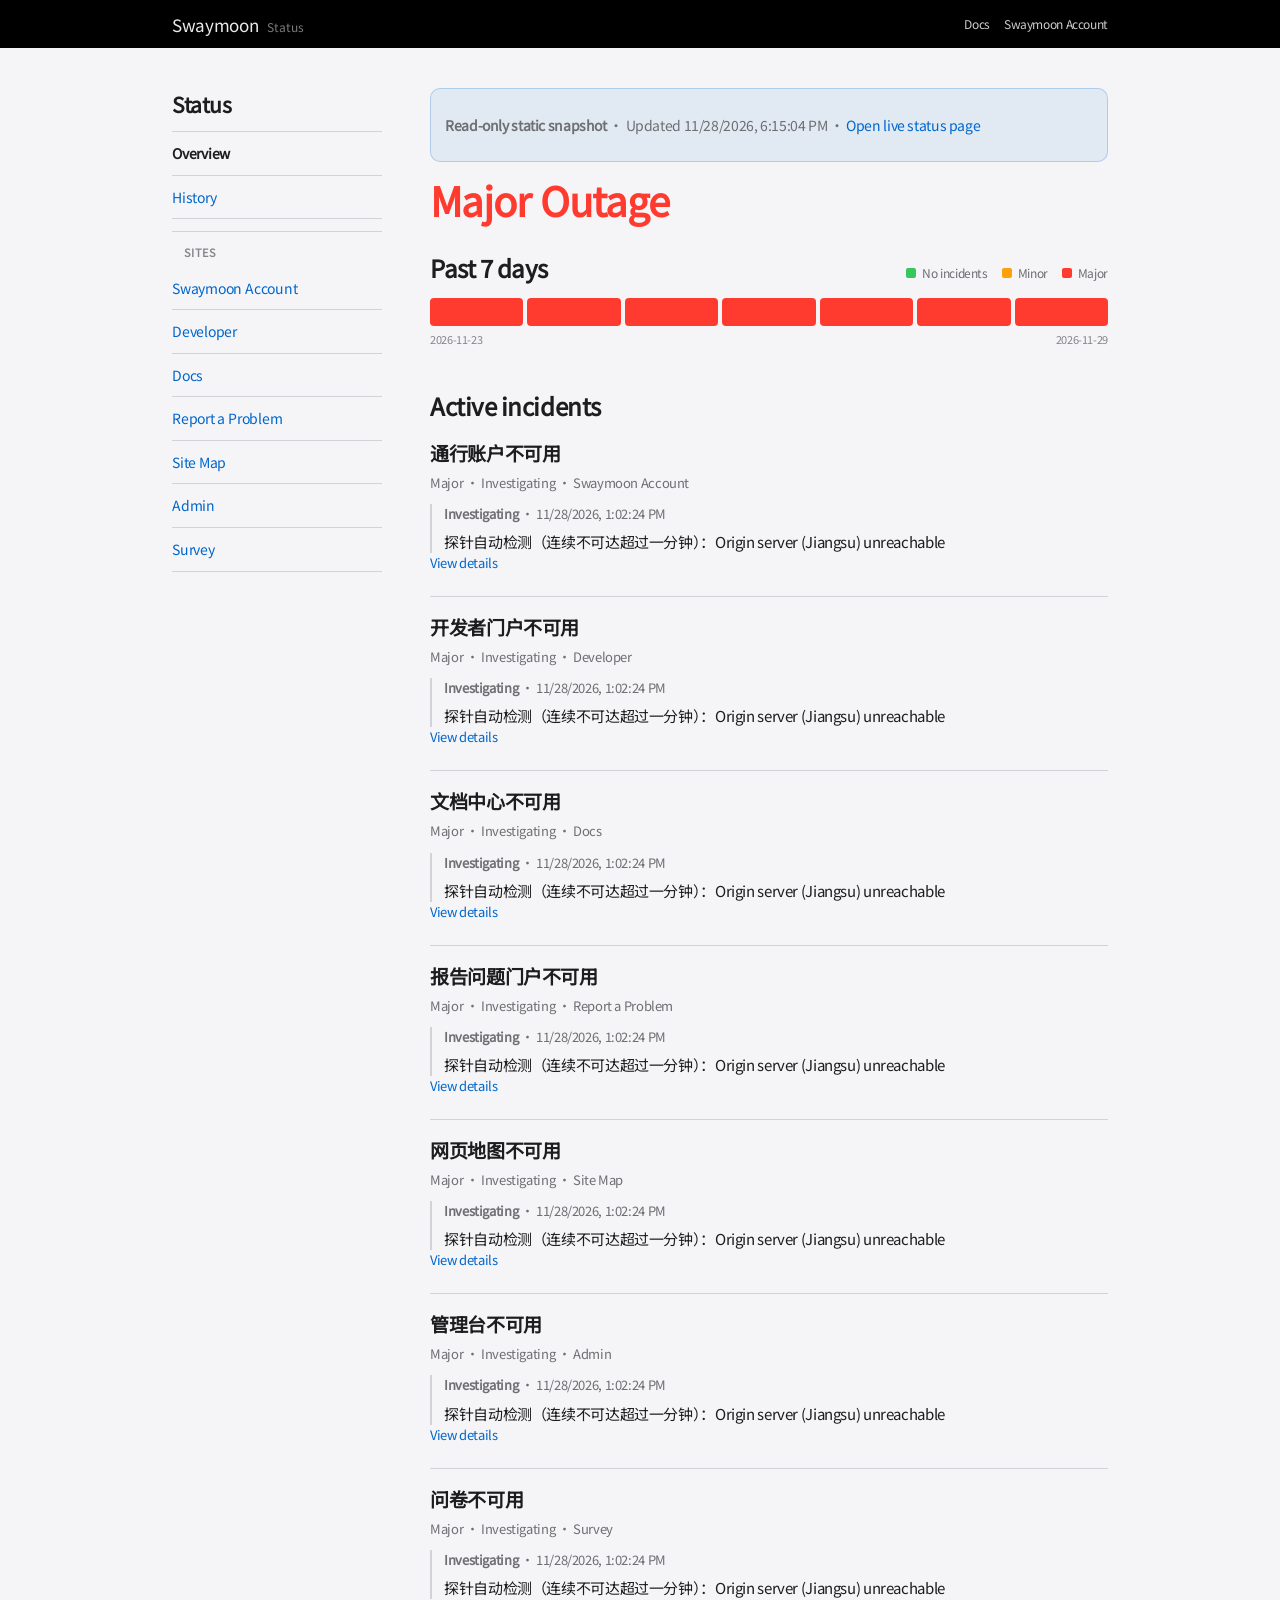
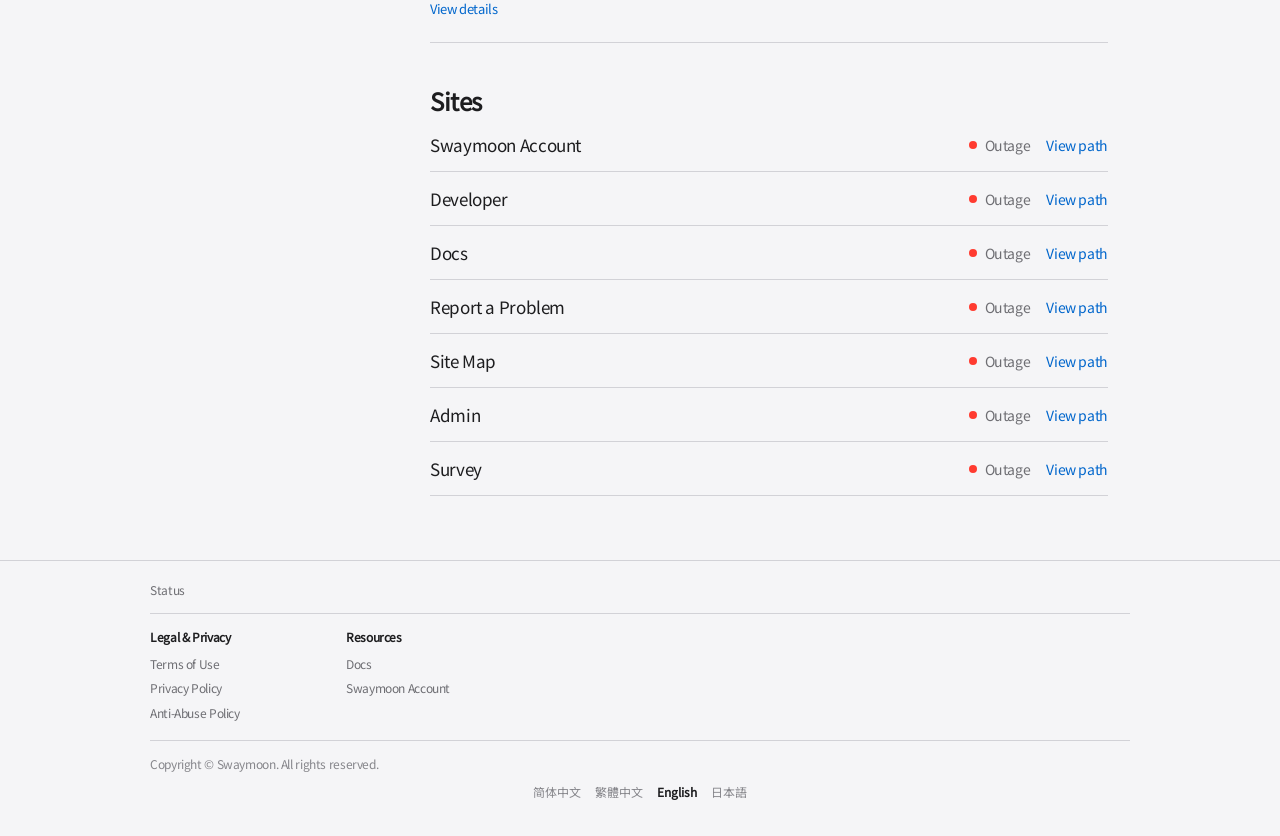
<file: index.html>
<!DOCTYPE html>
<html lang="zh-CN">
<head>
  <script src="/js/i18n-messages.js"></script>
  <script src="/js/i18n.js"></script>
  <meta charset="utf-8" />
  <meta name="viewport" content="width=device-width, initial-scale=1, viewport-fit=cover" />
  <meta name="color-scheme" content="light dark" />
  <title data-i18n="brand">摇月 Swaymoon</title>
  <link rel="icon" href="/favicon.ico" sizes="any" />
  <link rel="icon" type="image/png" sizes="32x32" href="/favicon-32.png" />
  <link rel="apple-touch-icon" href="/apple-touch-icon.png" />
  <link rel="stylesheet" href="/css/fonts.css" />
  <link rel="stylesheet" href="/css/developer-account.css" />
  <link rel="stylesheet" href="/css/status.css" />
</head>
<body>
  <div id="app-chrome"></div>
  <script src="/js/config.js"></script>
  <script src="/js/api-snapshot.js"></script>
  <script src="/js/api.js"></script>
  <script src="/js/snapshot-chrome.js"></script>
  <script src="/js/shell.js"></script>
  <script src="/js/history-bar.js"></script>
  <script>
    (function () {
      var Api = window.SwaymoonStatusApi;
      var Shell = window.SwaymoonStatusShell;
      var HistoryBar = window.SwaymoonHistoryBar;
      var t = Shell.t;
      var esc = Shell.esc;
      var cfg = window.SwaymoonConfig || {};
      var isSnapshot = !!cfg.SNAPSHOT_MODE;
      var liveOrigin = (cfg.LIVE_ORIGIN || 'https://status.swaymoon.com').replace(/\/$/, '');
      var main = Shell.mount({ active: 'home' });
      if (!main) return;
      document.title = t('brand') + ' · ' + t('chrome.statusMonitor');

      function labelStatus(s) { return t('status.' + s) || s; }

      function fmtTime(ms) {
        if (ms == null) return '—';
        try { return new Date(ms).toLocaleString(); } catch (e) { return String(ms); }
      }

      function stableJson(v) {
        try { return JSON.stringify(v); } catch (e) { return String(v); }
      }

      main.innerHTML =
        '<div id="snapshot-banner-slot"></div>' +
        '<div id="status-banner-slot"></div>' +
        '<div id="history-bar-root"></div>' +
        '<div id="status-body"></div>';
      HistoryBar.mount(document.getElementById('history-bar-root'), { t: t, esc: esc, days: 7 });
      if (isSnapshot && window.SwaymoonSnapshotChrome) {
        window.SwaymoonSnapshotChrome.mountBanner('snapshot-banner-slot');
      }

      var lastSummaryKey = '';
      var subscribePainted = false;
      var pollTimer = null;
      var POLL_MS = 15000;

      function incidentsHtml(incidents) {
        if (!incidents.length) return '';
        return '<section class="status-section" id="incidents-section"><h2 class="dev-section-title">' +
          esc(t('section.incidents')) + '</h2>' +
          incidents.map(function (inc) {
            var updates = (inc.updates || []).map(function (u) {
              return '<div class="incident-update">' +
                '<div class="incident-meta"><strong>' + esc(t('inc.' + u.status) || u.status) + '</strong>' +
                (u.createdAt ? ' · ' + esc(fmtTime(u.createdAt)) : '') + '</div>' +
                (u.body ? '<p class="incident-update-body">' + esc(u.body) + '</p>' : '') +
                '</div>';
            }).join('');
            return '<article class="incident-card"><h3><a class="incident-title-link" href="/incident.html?id=' +
              encodeURIComponent(inc.id) + '">' + esc(inc.title) + '</a></h3>' +
              '<div class="incident-meta">' +
              esc(t('severity.' + inc.severity) || inc.severity) + ' · ' +
              esc(t('inc.' + inc.status) || inc.status) +
              ((inc.impactComponents || []).length
                ? ' · ' + esc((inc.impactComponents || []).map(function (id) {
                    return t('component.' + id) || id;
                  }).join(' · '))
                : '') +
              '</div>' +
              (updates || '') +
              '<p class="incident-meta"><a href="/incident.html?id=' + encodeURIComponent(inc.id) + '">' +
              esc(t('history.detail')) + '</a></p>' +
              '</article>';
          }).join('') + '</section>';
      }

      function maintsHtml(maints) {
        if (!maints.length) return '';
        return '<section class="status-section" id="maint-section"><h2 class="dev-section-title">' +
          esc(t('section.maintenance')) + '</h2>' +
          maints.map(function (m) {
            return '<article class="maint-card"><h3>' + esc(m.title) + '</h3>' +
              '<div class="maint-meta">' + esc(t('maint.window')) + ': ' +
              esc(fmtTime(m.startsAt)) + ' – ' + esc(fmtTime(m.endsAt)) + '</div>' +
              '<div class="maint-meta">' + esc(t('maint.components')) + ': ' +
              esc((m.impactComponents || []).map(function (id) { return t('component.' + id) || id; }).join(' · ') || '—') + '</div>' +
              (m.body ? '<p class="maint-body">' + esc(m.body) + '</p>' : '') +
              '</article>';
          }).join('') + '</section>';
      }

      function sitesHtml(products) {
        return '<section class="status-section" id="sites-section"><h2 class="dev-section-title">' +
          esc(t('section.sites')) + '</h2>' +
          '<div class="site-list">' + products.map(function (c) {
            var href = '/site.html?id=' + encodeURIComponent(c.id);
            return '<a class="site-row" href="' + esc(href) + '">' +
              '<div class="site-name">' + esc(t(c.nameKey)) + '</div>' +
              '<div class="comp-status"><span class="comp-dot is-' + esc(c.status) + '"></span>' +
              esc(labelStatus(c.status)) + '</div>' +
              '<span class="site-open">' + esc(t('section.open')) + '</span></a>';
          }).join('') + '</div></section>';
      }

      function ensureBodySkeleton() {
        var body = document.getElementById('status-body');
        if (!body) return null;
        if (!document.getElementById('status-dynamic')) {
          body.innerHTML = '<div id="status-dynamic"></div>' +
            (isSnapshot ? '' :
              ('<section class="status-section" id="subscribe-section">' +
              '<h2 class="dev-section-title">' + esc(t('section.subscribe')) + '</h2>' +
              '<div id="subscribe-root"><p class="dev-page-desc">' + esc(t('subscribe.hint')) + '</p></div>' +
              '</section>'));
        }
        return body;
      }

      function render(data) {
        ensureBodySkeleton();
        var products = (data.components || []).filter(function (c) { return c.group === 'products'; });
        var incidents = data.incidents || [];
        var maints = data.maintenances || [];
        var key = stableJson({
          overall: data.overall,
          incidents: incidents,
          maintenances: maints,
          components: products.map(function (c) { return { id: c.id, status: c.status }; }),
        });
        if (key === lastSummaryKey) {
          if (!isSnapshot && !subscribePainted) paintSubscribe();
          return;
        }
        lastSummaryKey = key;

        var banner = document.getElementById('status-banner-slot');
        if (banner) {
          banner.innerHTML =
            '<section class="status-banner is-' + esc(data.overall || 'unknown') + '">' +
            '<h1 class="dev-page-title">' + esc(t('banner.' + (data.overall || 'unknown'))) + '</h1>' +
            '</section>';
        }

        var dynamic = document.getElementById('status-dynamic');
        if (dynamic) {
          dynamic.innerHTML =
            incidentsHtml(incidents) +
            maintsHtml(maints) +
            sitesHtml(products);
        }

        if (!isSnapshot && !subscribePainted) paintSubscribe();
      }

      function paintSubscribe() {
        if (isSnapshot) return;
        var root = document.getElementById('subscribe-root');
        if (!root) return;
        subscribePainted = true;
        var cfg = window.SwaymoonConfig || {};
        var passport = (cfg.PASSPORT_FRONTEND || 'https://passport.swaymoon.com').replace(/\/$/, '');

        function showPrivacyBlocked(data) {
          root.innerHTML =
            '<p class="rap-error">' + esc(t('subscribe.privacyBlocked')) + '</p>' +
            '<p class="rap-actions"><a class="btn-primary" href="' +
            esc((data && data.privacyUrl) || (passport + '/privacy.html')) + '">' +
            esc(t('subscribe.privacyFix')) + '</a> ' +
            '<a class="btn-secondary" href="/api/v1/auth/login?return_to=' +
            encodeURIComponent(location.pathname + location.search) + '">' +
            esc(t('subscribe.login')) + '</a></p>';
        }

        Api.json('GET', '/api/v1/auth/session').then(function (session) {
          if (!session || !session.authenticated) {
            root.innerHTML =
              '<p class="dev-page-desc">' + esc(t('subscribe.hint')) + '</p>' +
              '<p class="rap-actions"><a class="btn-primary" href="/api/v1/auth/login?return_to=' +
              encodeURIComponent(location.pathname + location.search) + '">' + esc(t('subscribe.login')) + '</a></p>';
            return;
          }
          return Api.json('GET', '/api/v1/subscribe/me').then(function (me) {
            if (me && me.error === 'privacy_email_blocked') {
              showPrivacyBlocked(me);
              return;
            }
            var email = me.email || session.email || '';
            var name = me.name || session.name || '';
            var enabled = !!me.enabled;
            root.innerHTML =
              '<p class="dev-page-desc">' + esc(t('subscribe.hint')) + '</p>' +
              '<p class="incident-meta">' + esc(name) + (email ? ' · ' + esc(t('subscribe.as')) + ' ' + esc(email) : '') + '</p>' +
              '<label class="subscribe-switch">' +
              '<input type="checkbox" id="sub-toggle"' + (enabled ? ' checked' : '') + ' />' +
              '<span class="subscribe-switch-ui" aria-hidden="true"></span>' +
              '<span class="subscribe-switch-label">' + esc(t('subscribe.toggle')) +
              ' · <strong id="sub-state">' + esc(enabled ? t('subscribe.on') : t('subscribe.off')) + '</strong></span></label>' +
              '<p class="incident-meta" id="sub-msg" hidden></p>';
            document.getElementById('sub-toggle').addEventListener('change', function (ev) {
              var on = !!ev.target.checked;
              var msg = document.getElementById('sub-msg');
              Api.json('POST', on ? '/api/v1/subscribe/enable' : '/api/v1/subscribe/disable', {}).then(function () {
                document.getElementById('sub-state').textContent = on ? t('subscribe.on') : t('subscribe.off');
                msg.hidden = false;
                msg.textContent = t('subscribe.ok');
              }).catch(function (err) {
                ev.target.checked = !on;
                msg.hidden = false;
                var data = err && err.data;
                if (data && data.error === 'privacy_email_blocked') {
                  showPrivacyBlocked(data);
                  return;
                }
                msg.textContent = (data && (data.message || data.error)) || String(err.message || err);
              });
            });
          });
        }).catch(function (err) {
          var data = err && err.data;
          if (data && data.error === 'privacy_email_blocked') {
            showPrivacyBlocked(data);
            return;
          }
          root.innerHTML = '<p class="dev-page-desc">' + esc(String(err.message || err)) + '</p>';
        });
      }

      function load() {
        if (document.hidden) return;
        Api.json('GET', '/api/v1/summary').then(render).catch(function (err) {
          lastSummaryKey = '';
          main.innerHTML = '<p class="dev-page-desc">' + esc(String(err.message || err)) + '</p>';
          subscribePainted = false;
        });
      }

      function startPoll() {
        if (pollTimer) clearInterval(pollTimer);
        pollTimer = setInterval(load, POLL_MS);
      }

      document.addEventListener('visibilitychange', function () {
        if (!document.hidden) load();
      });

      load();
      if (!isSnapshot) startPoll();
    })();
  </script>
</body>
</html>
</file>
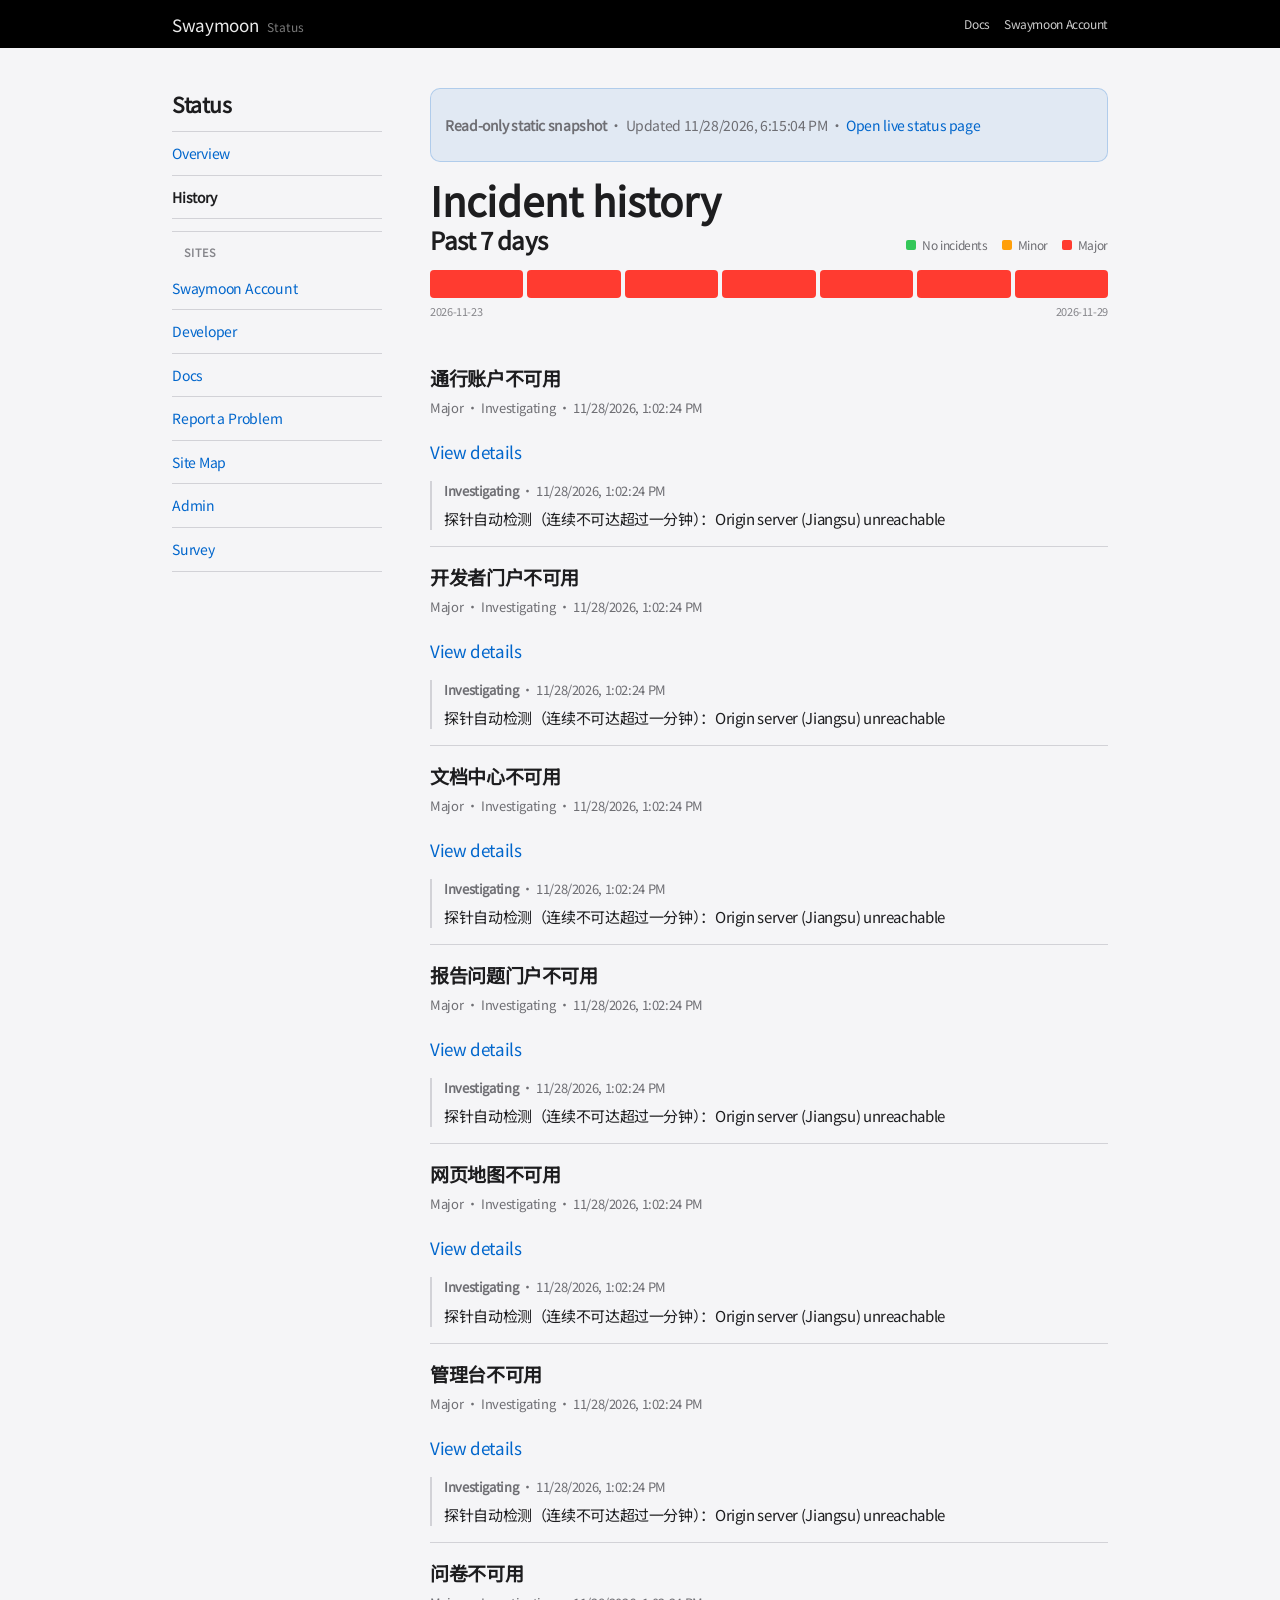
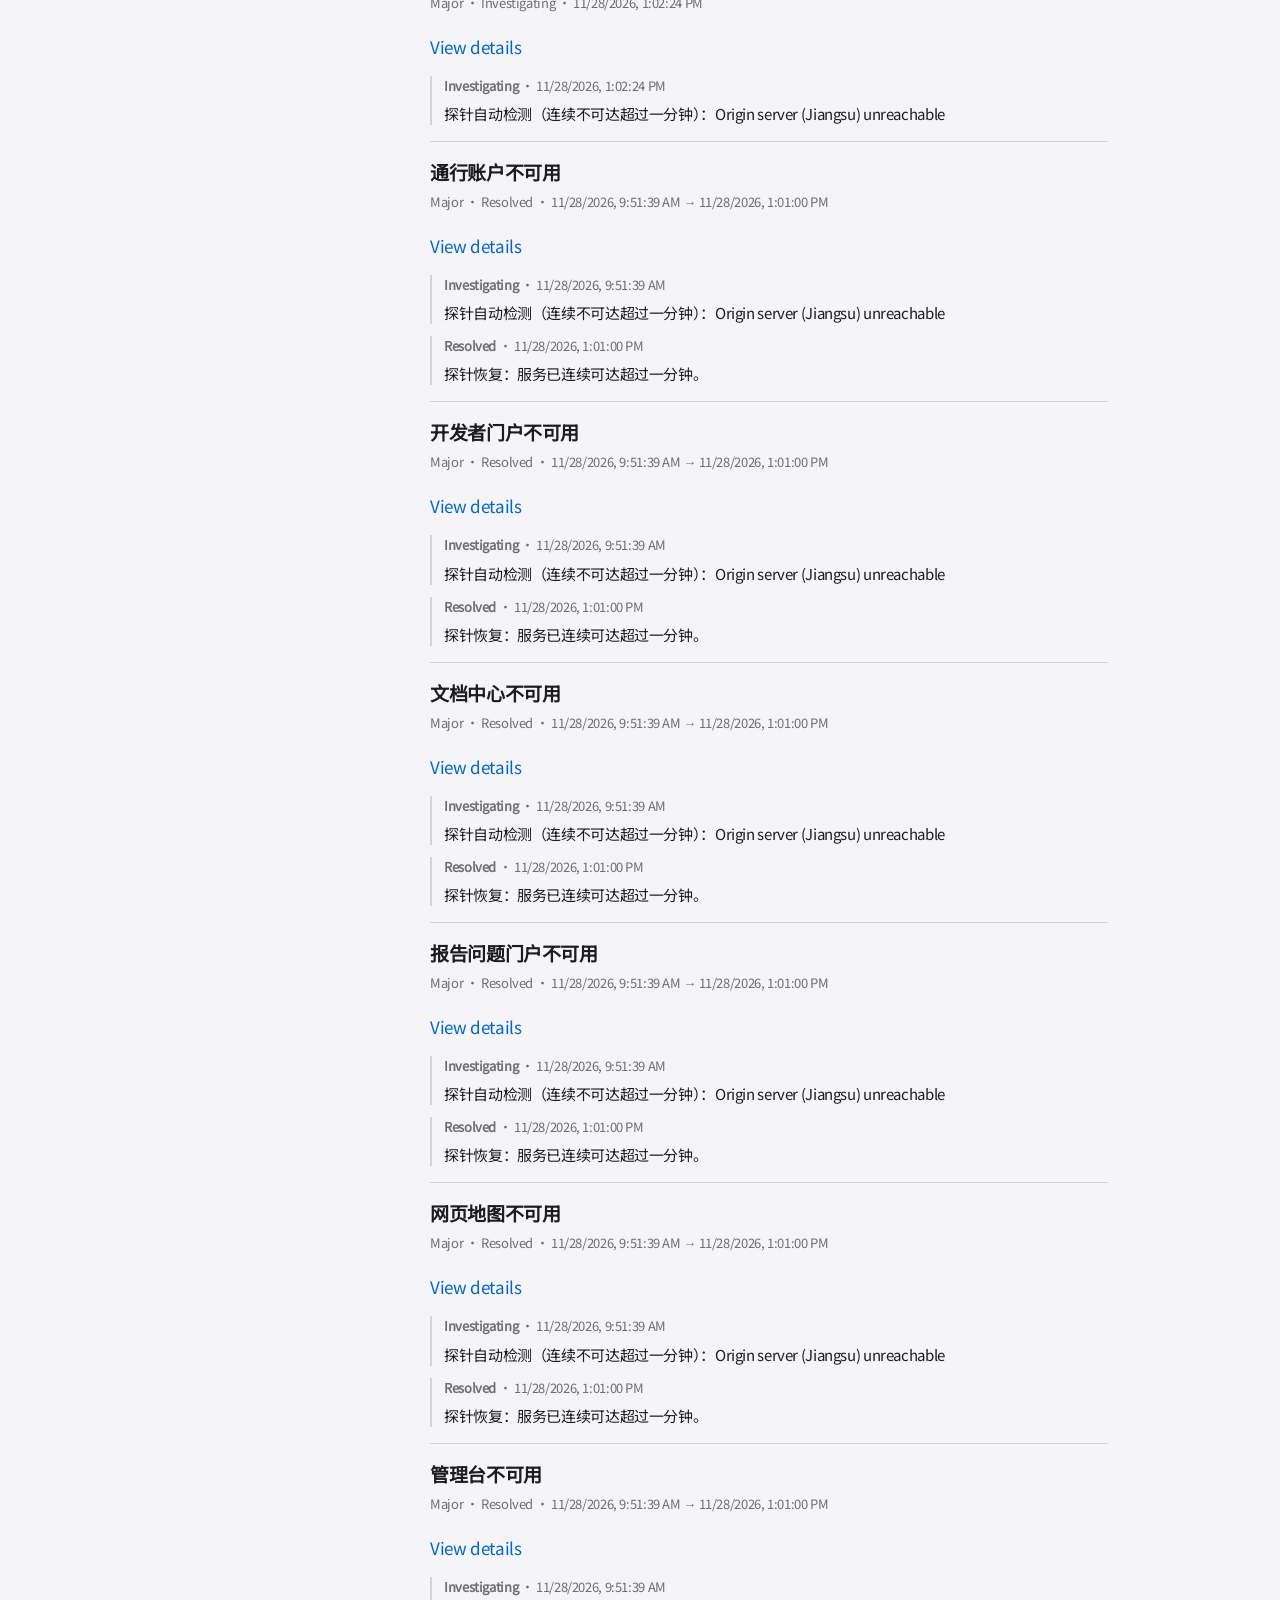
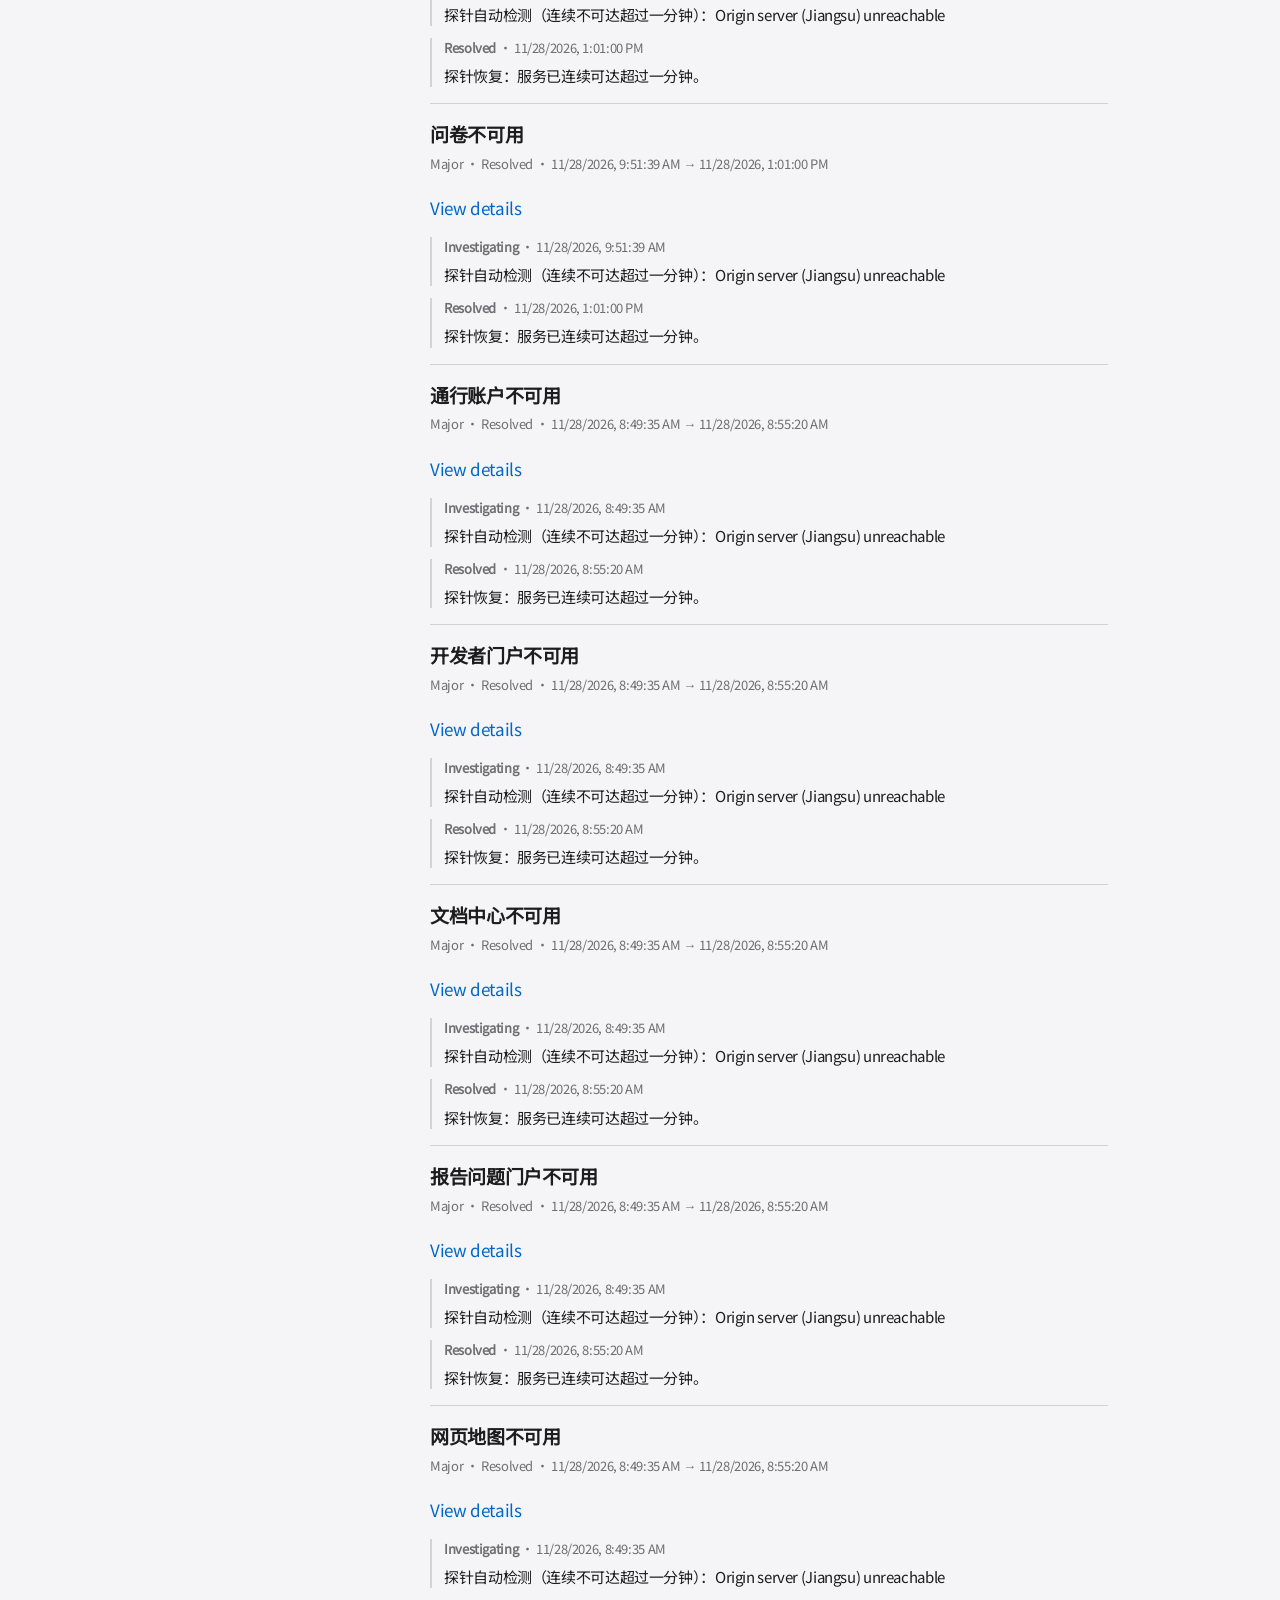
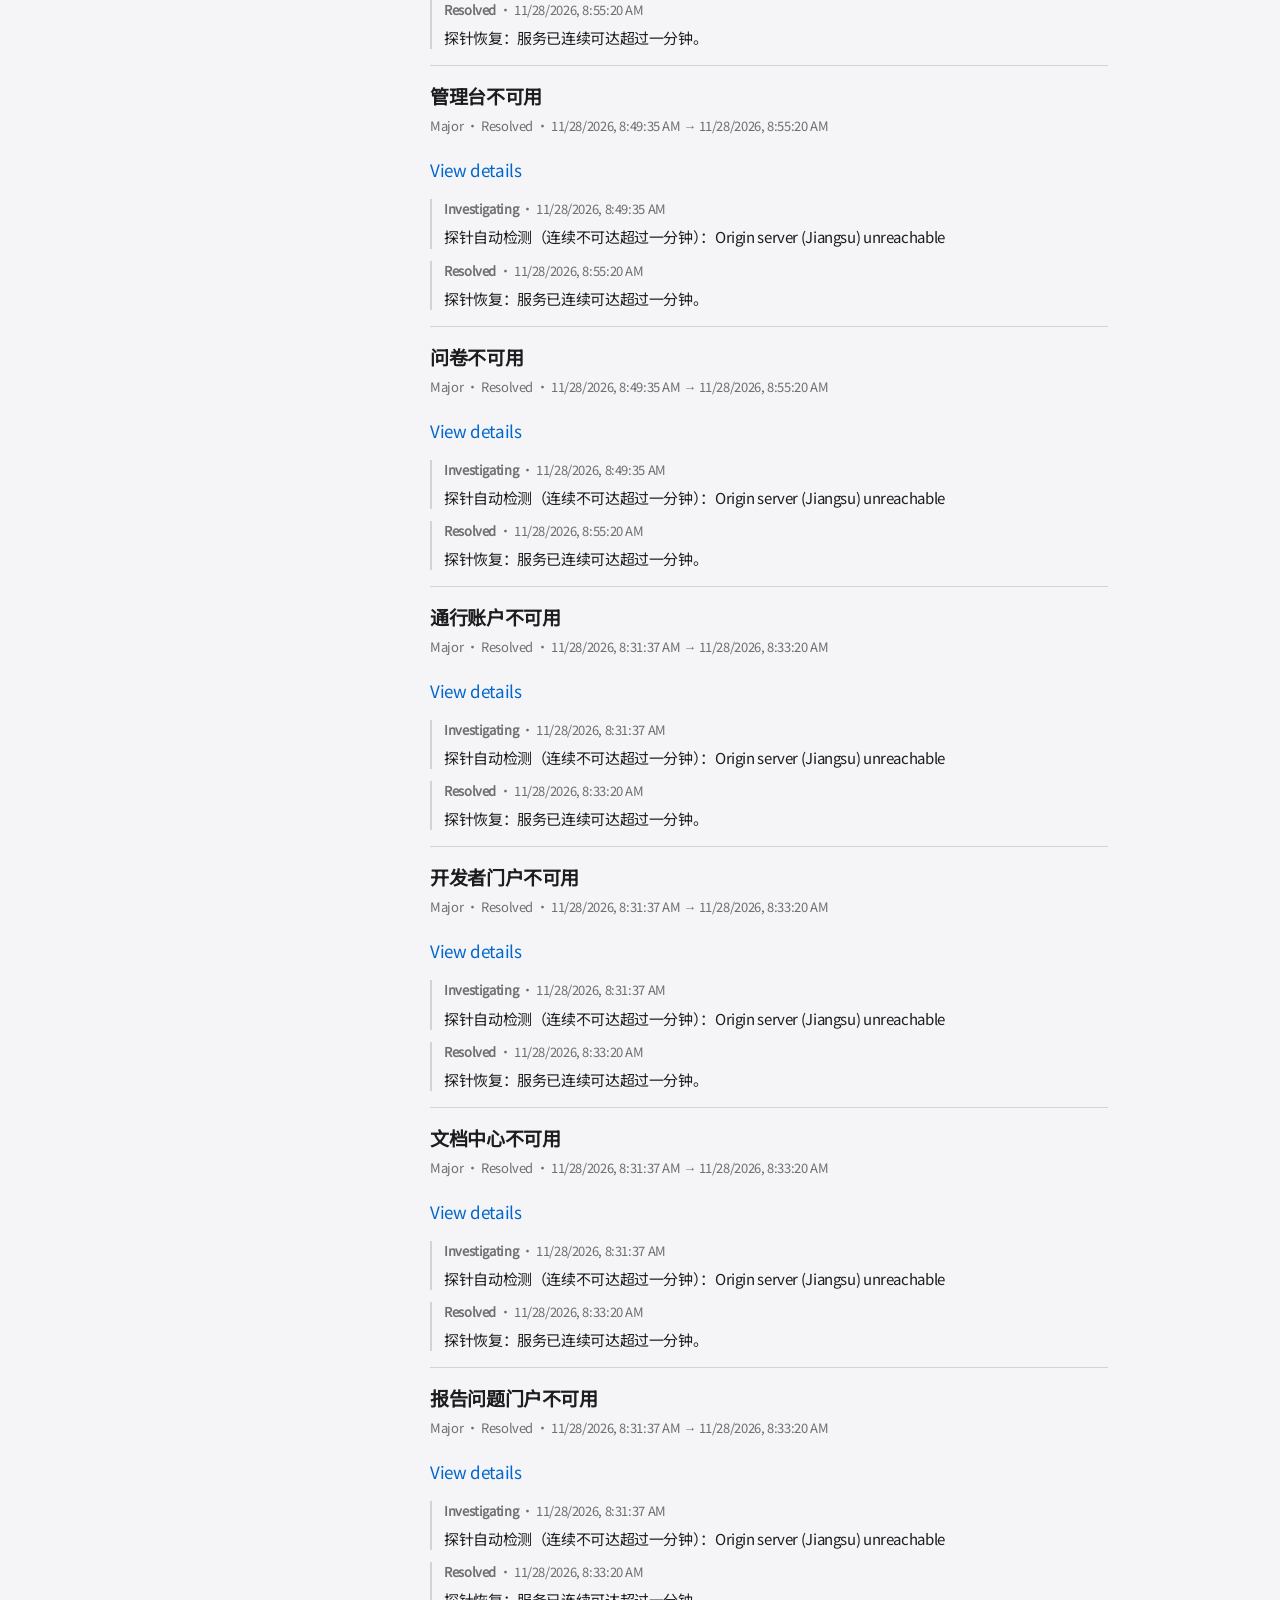
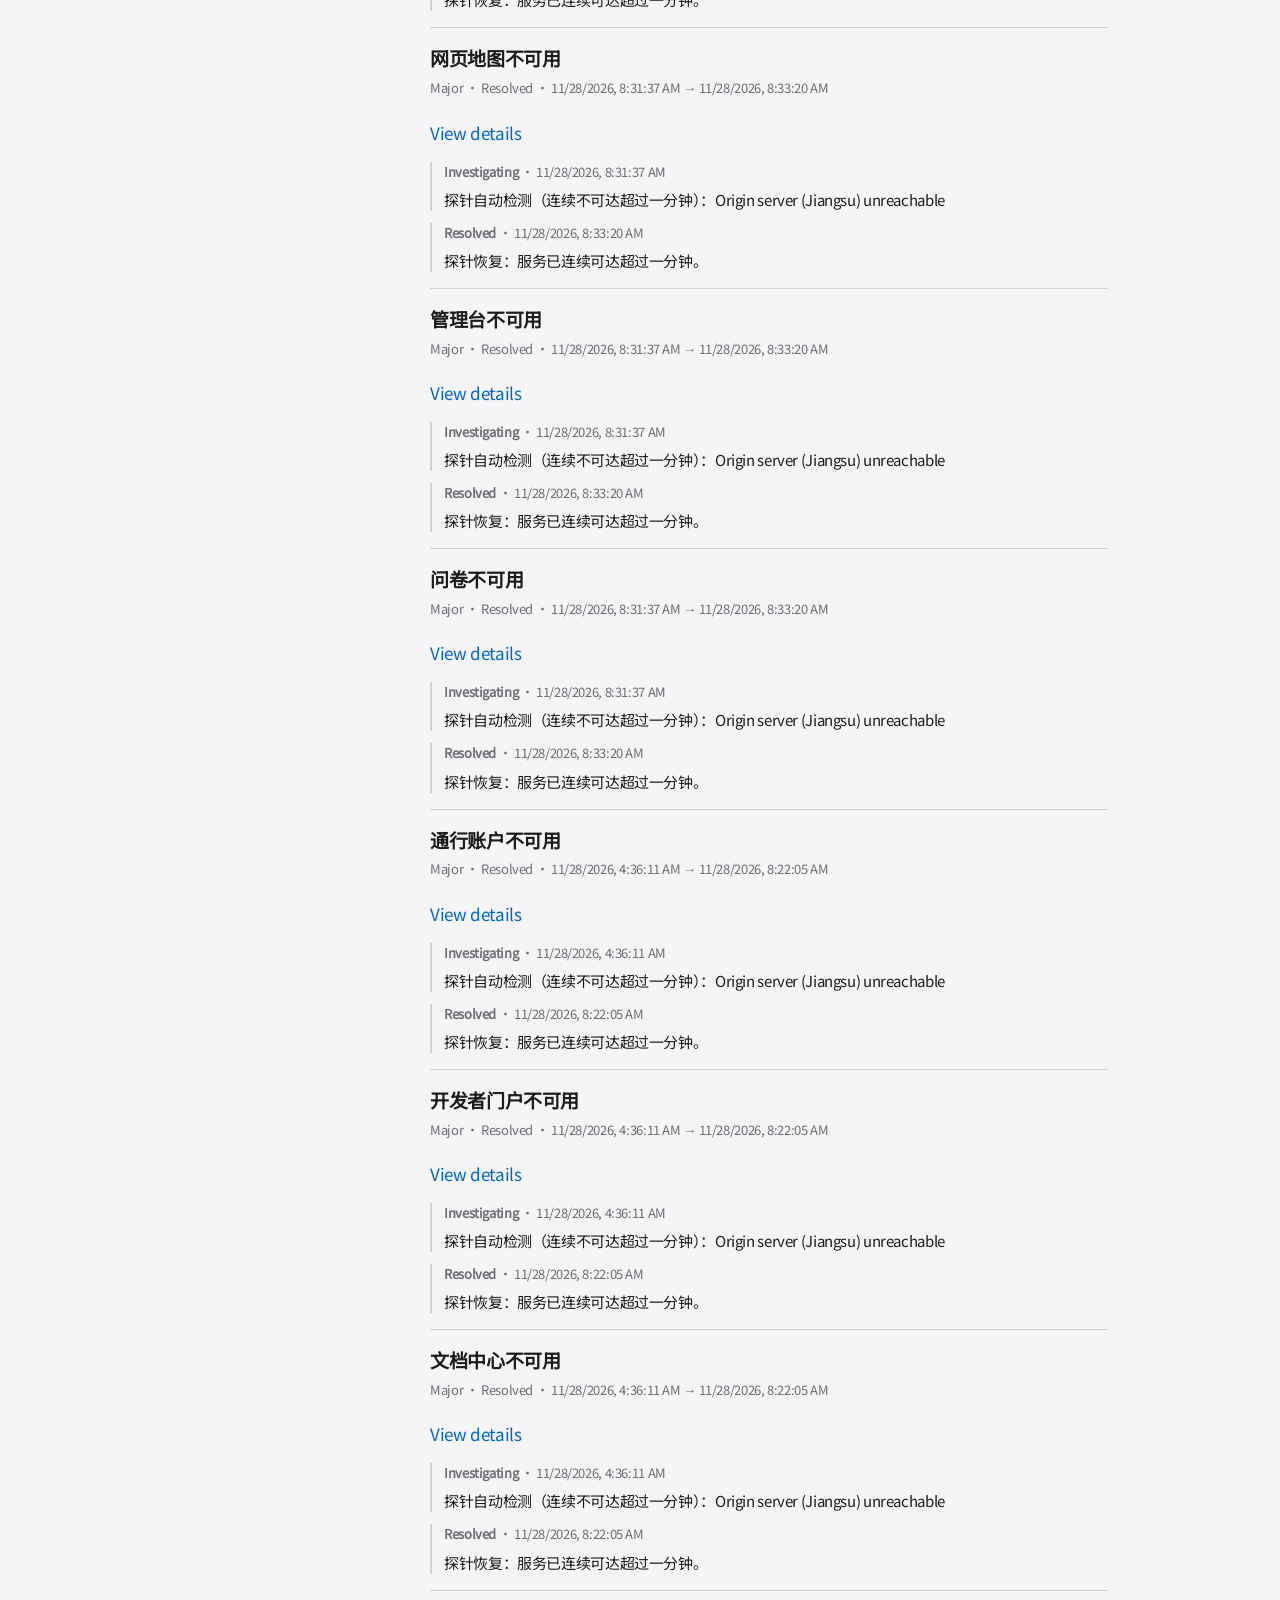
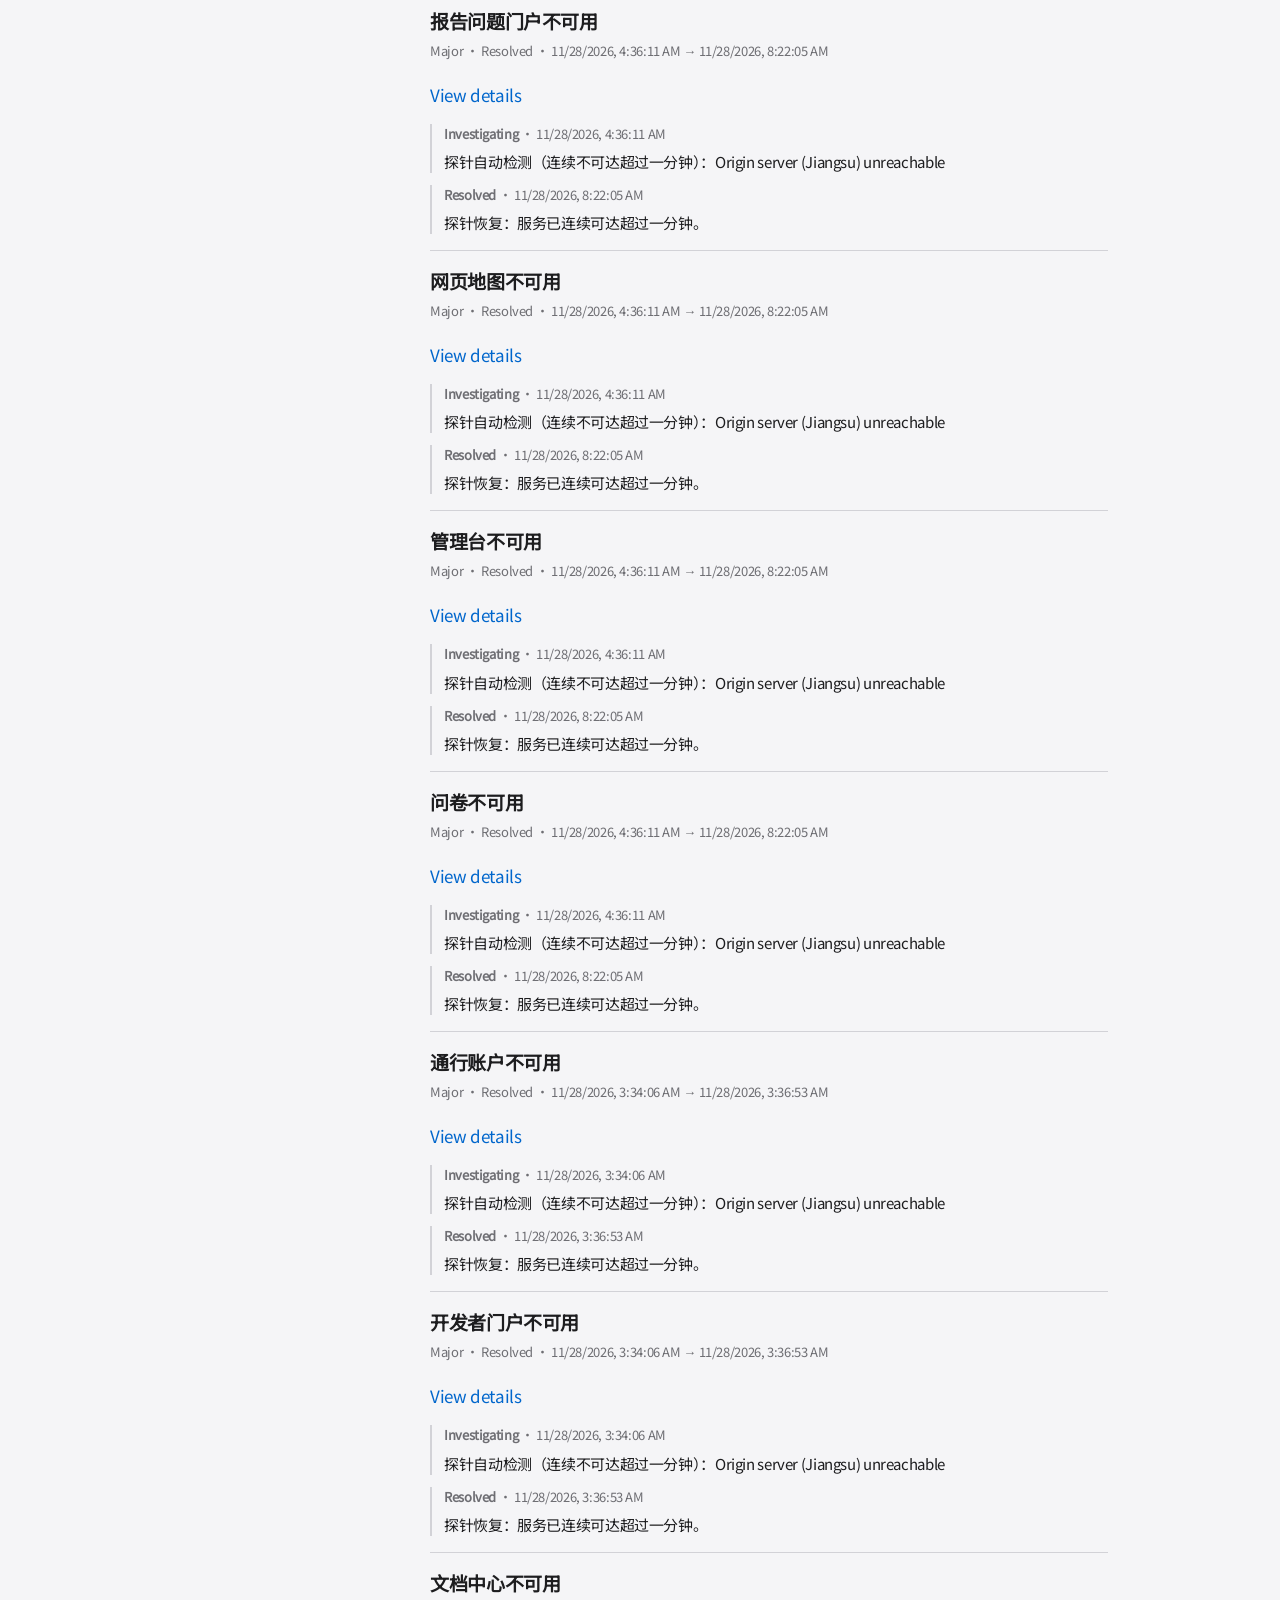
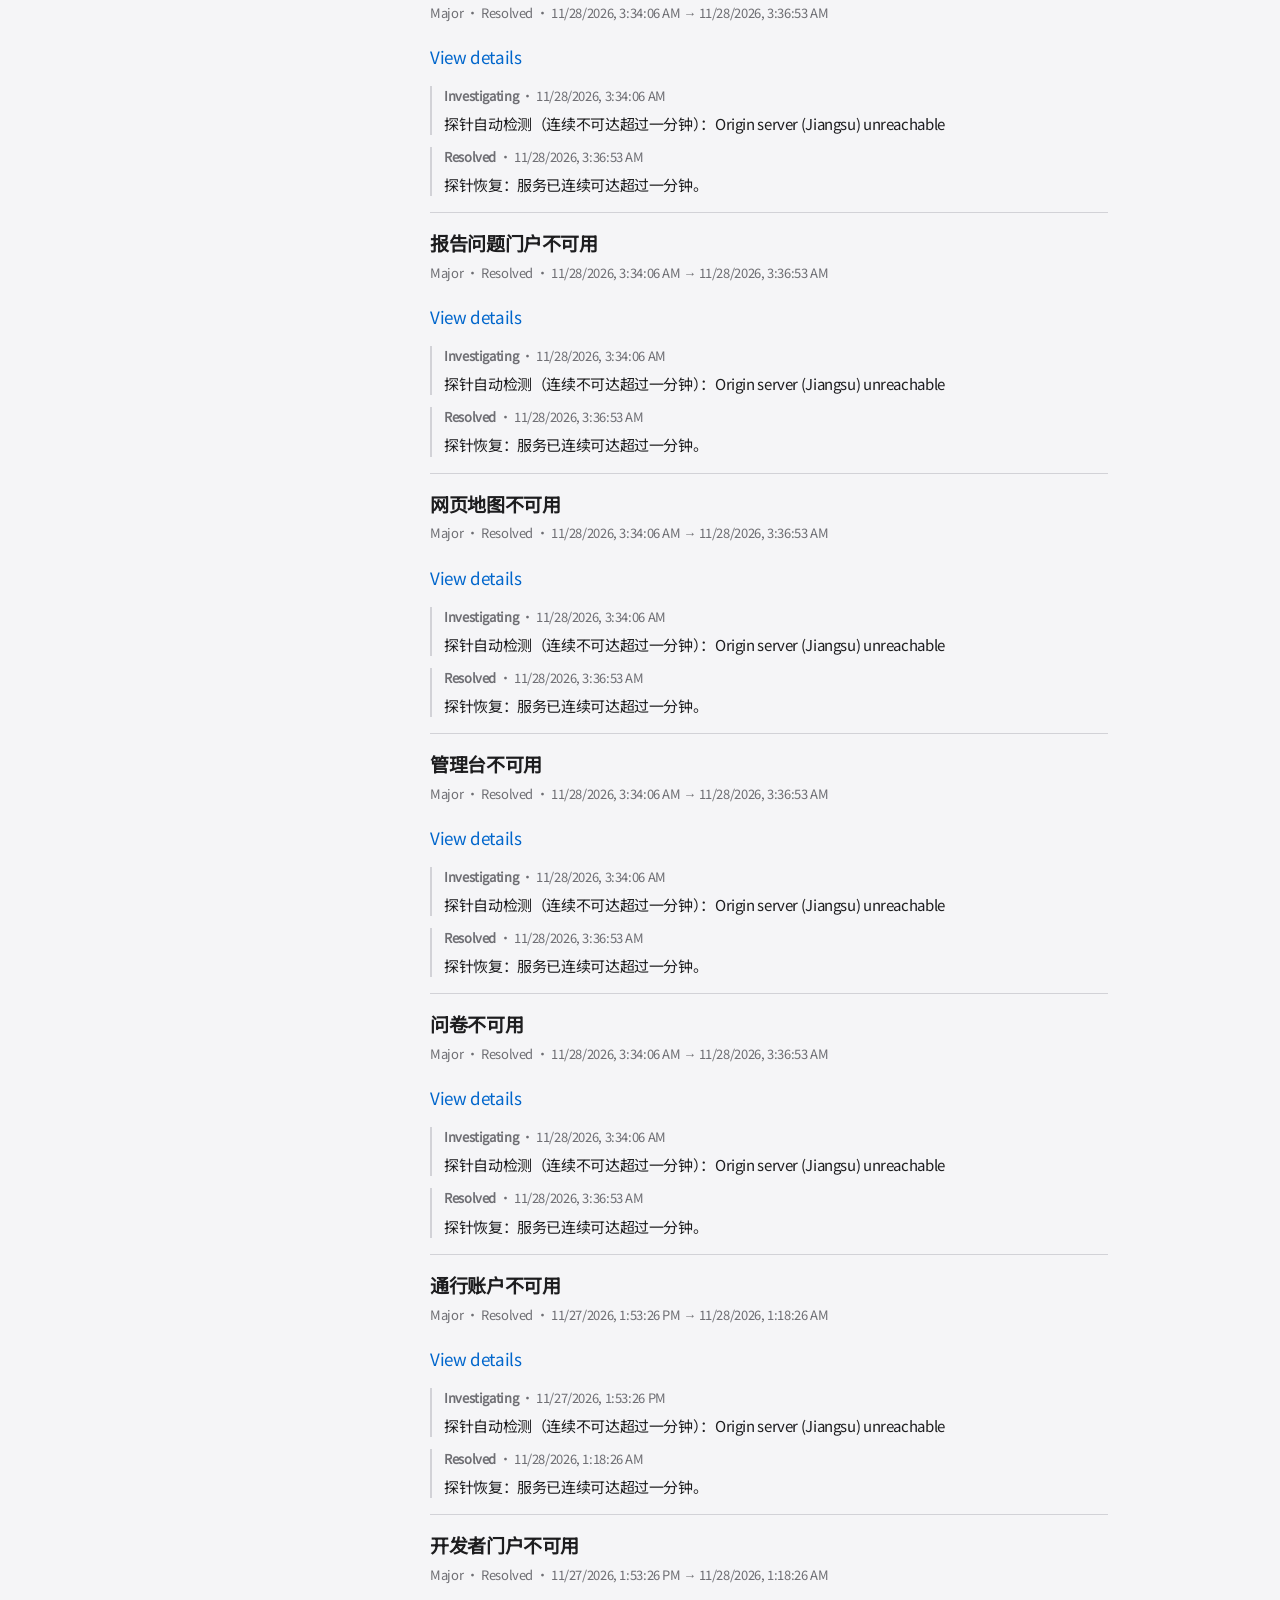
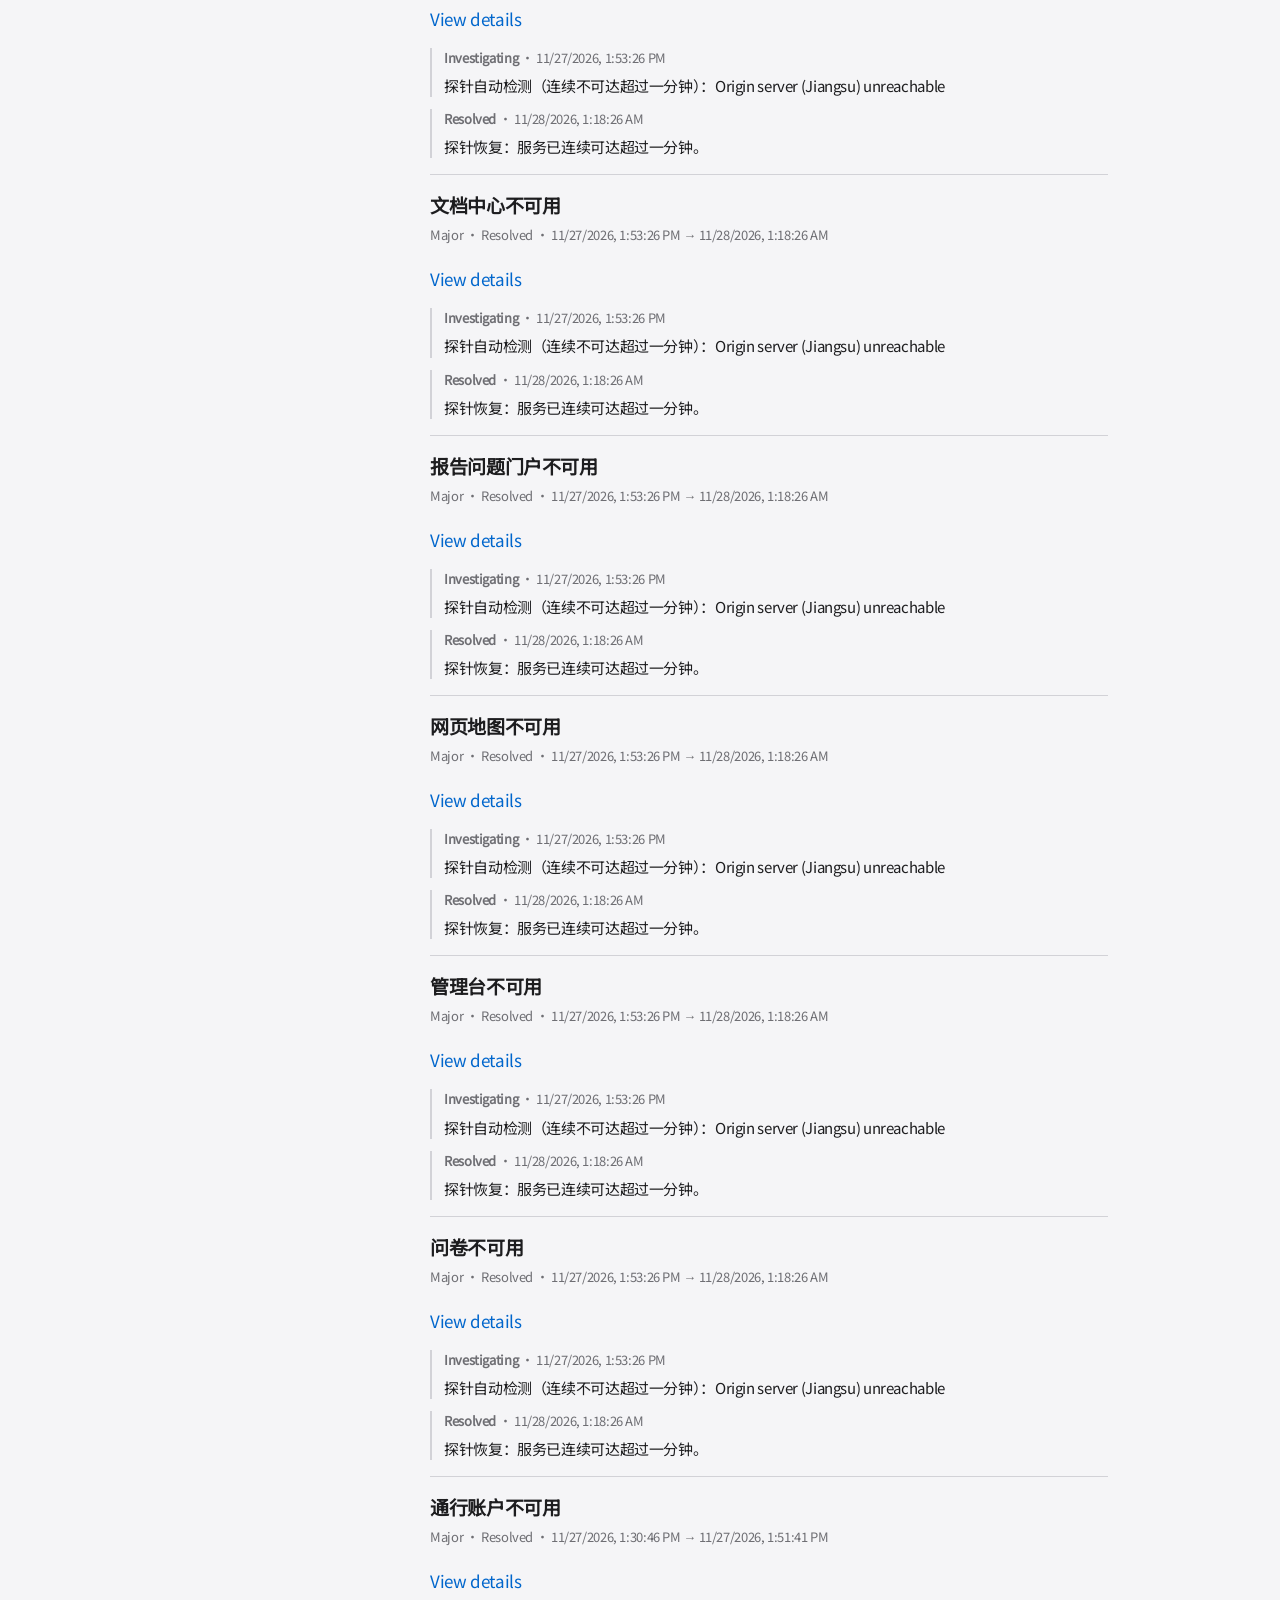
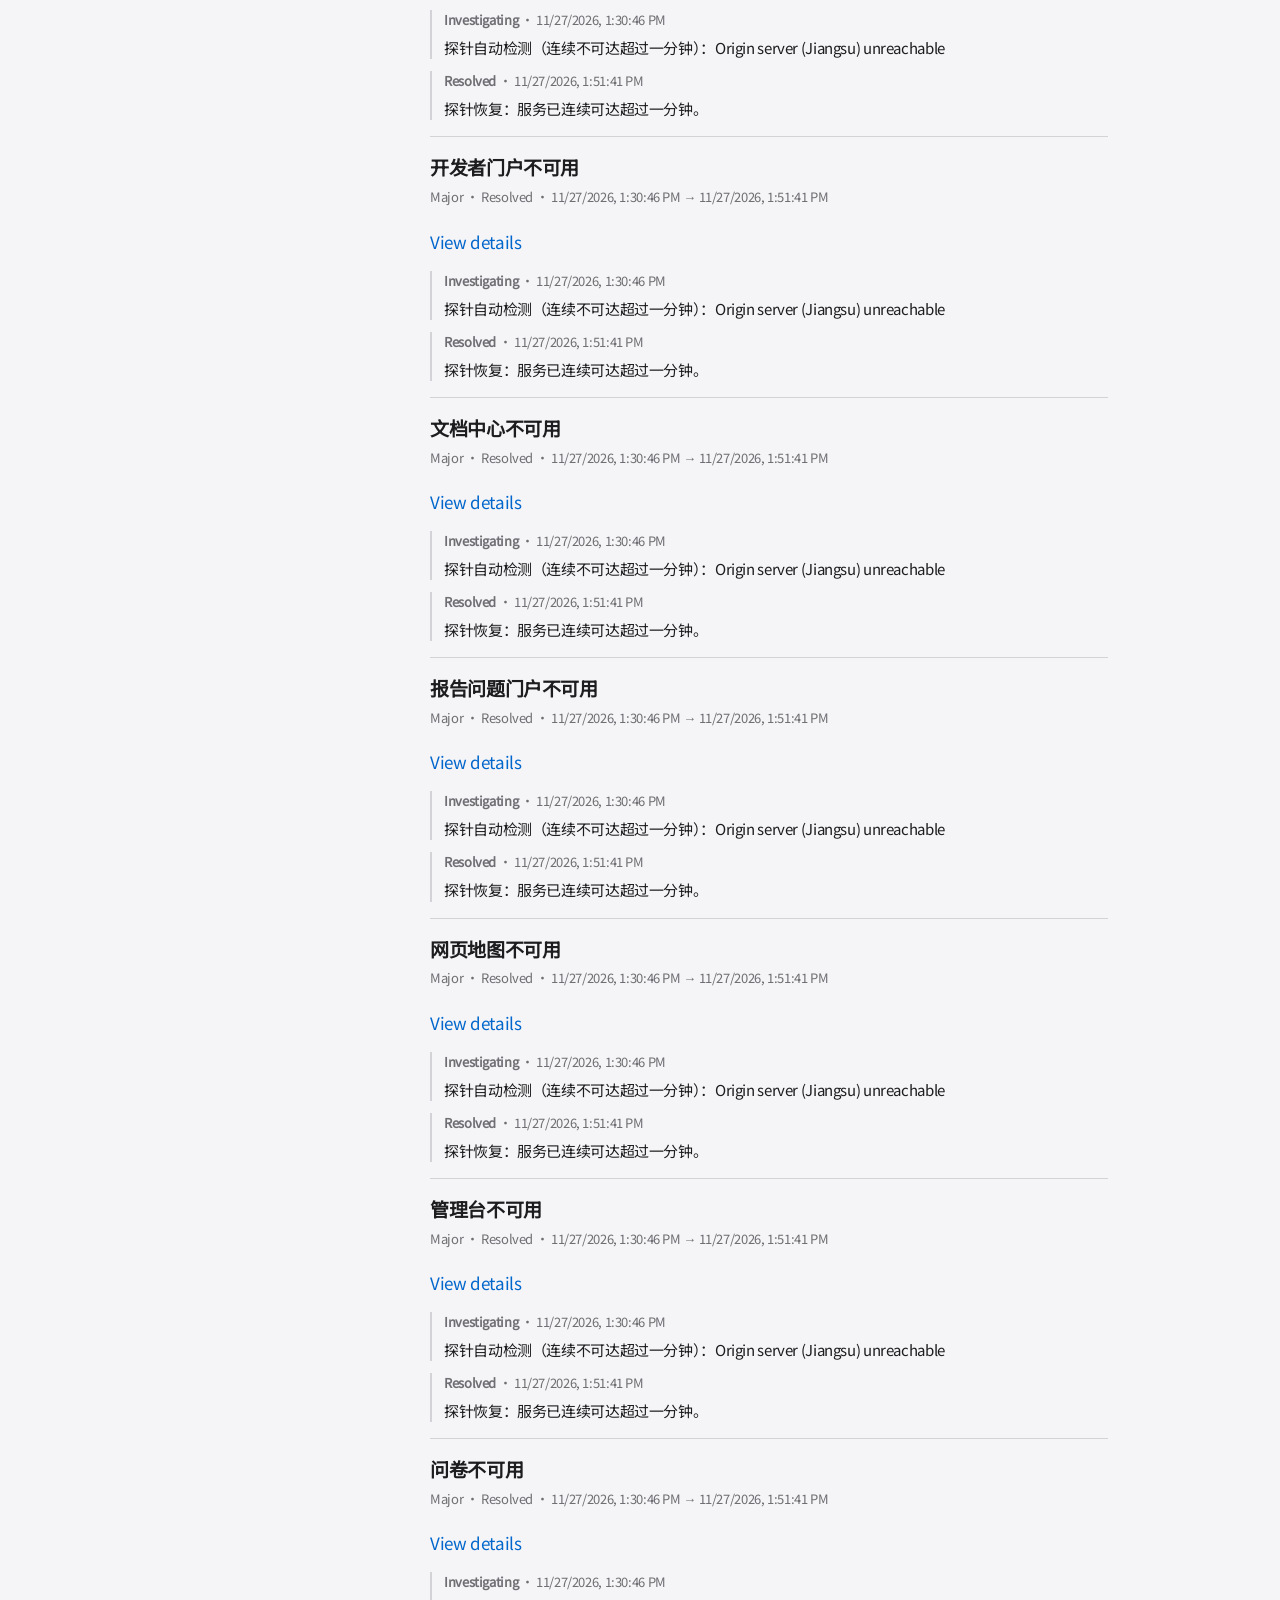
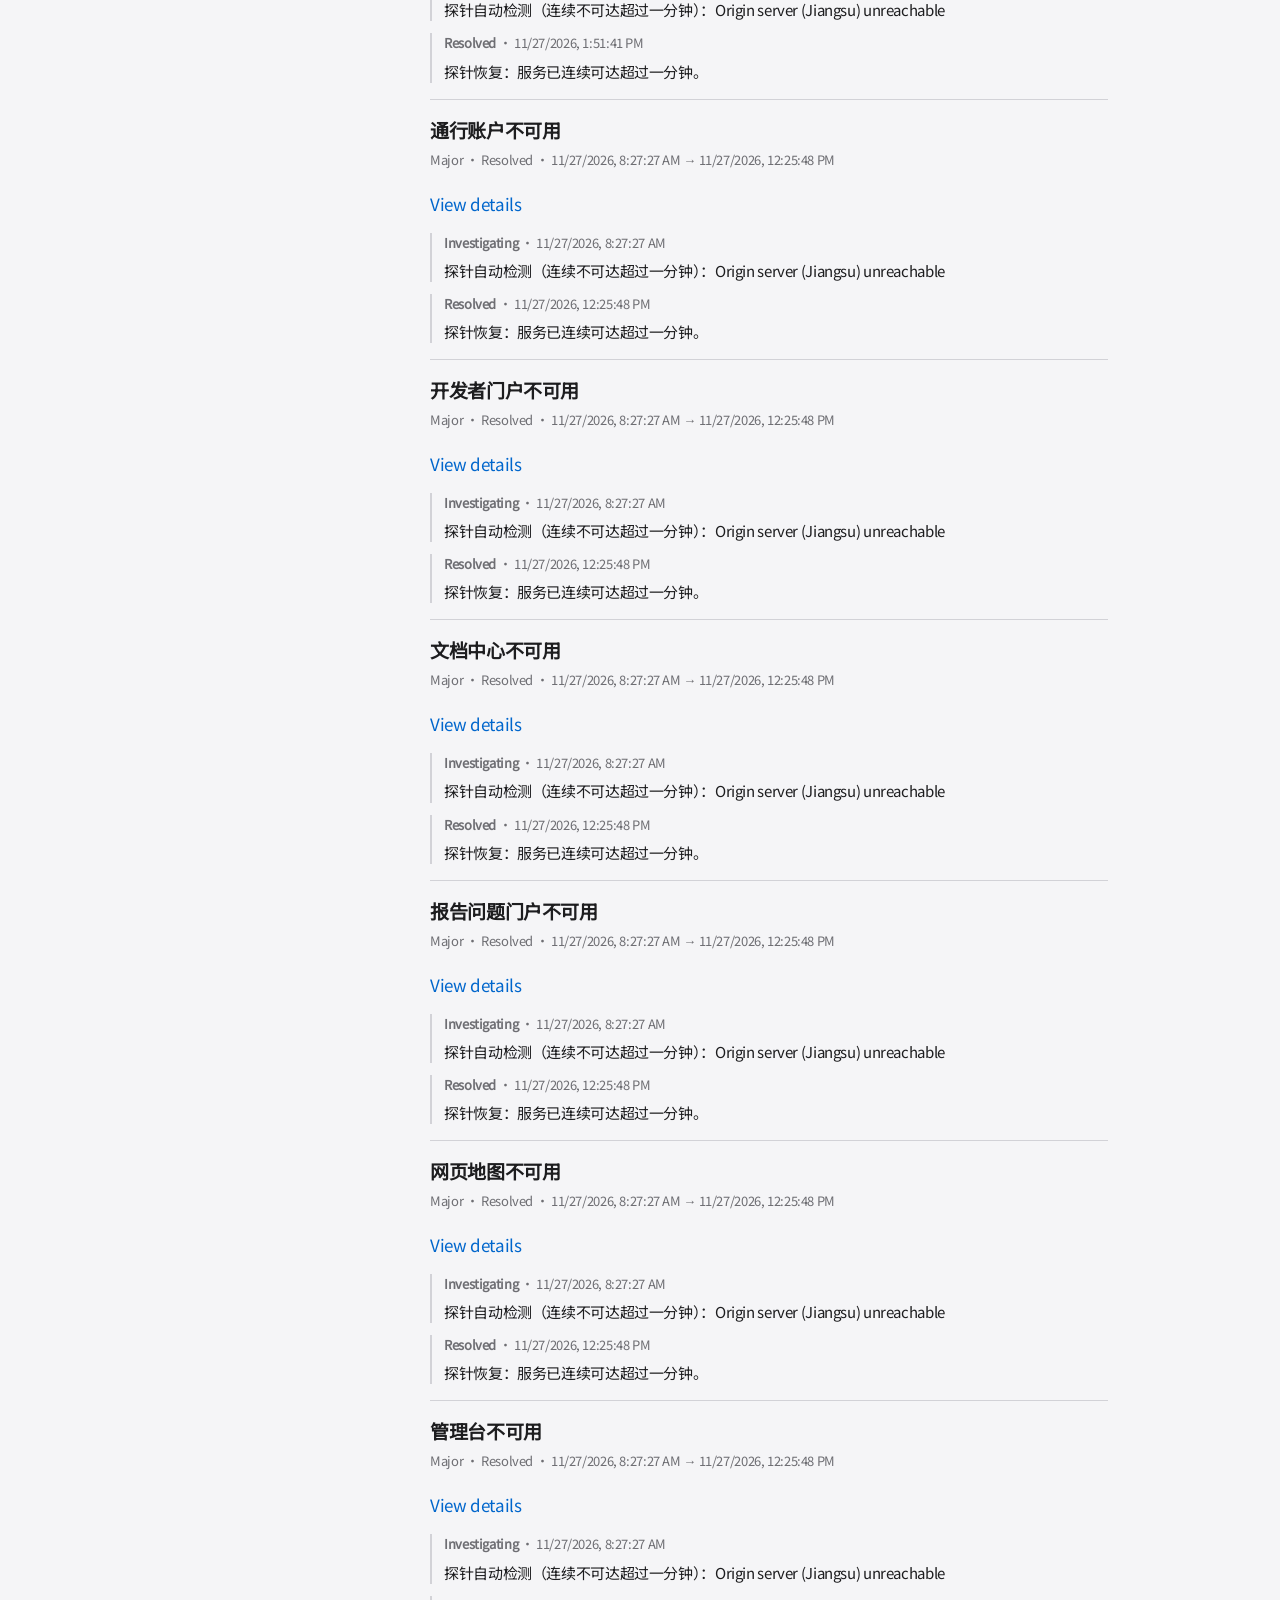
<file: history.html>
<!DOCTYPE html>
<html lang="zh-CN">
<head>
  <script src="/js/i18n-messages.js"></script>
  <script src="/js/i18n.js"></script>
  <meta charset="utf-8" />
  <meta name="viewport" content="width=device-width, initial-scale=1, viewport-fit=cover" />
  <meta name="color-scheme" content="light dark" />
  <title data-i18n="history.title">历史</title>
  <link rel="icon" href="/favicon.ico" sizes="any" />
  <link rel="icon" type="image/png" sizes="32x32" href="/favicon-32.png" />
  <link rel="apple-touch-icon" href="/apple-touch-icon.png" />
  <link rel="stylesheet" href="/css/fonts.css" />
  <link rel="stylesheet" href="/css/developer-account.css" />
  <link rel="stylesheet" href="/css/status.css" />
</head>
<body>
  <div id="app-chrome"></div>
  <script src="/js/config.js"></script>
  <script src="/js/api-snapshot.js"></script>
  <script src="/js/api.js"></script>
  <script src="/js/snapshot-chrome.js"></script>
  <script src="/js/shell.js"></script>
  <script src="/js/history-bar.js"></script>
  <script>
    (function () {
      var Api = window.SwaymoonStatusApi;
      var Shell = window.SwaymoonStatusShell;
      var HistoryBar = window.SwaymoonHistoryBar;
      var t = Shell.t;
      var esc = Shell.esc;
      var main = Shell.mount({ active: 'history' });
      if (!main) return;
      document.title = t('history.title') + ' · ' + t('chrome.statusMonitor');
      var cfg = window.SwaymoonConfig || {};
      if (cfg.SNAPSHOT_MODE && window.SwaymoonSnapshotChrome) {
        main.innerHTML = '<div id="snapshot-banner-slot"></div><div id="history-page-body"></div>';
        window.SwaymoonSnapshotChrome.mountBanner('snapshot-banner-slot');
        main = document.getElementById('history-page-body');
      }
      Api.json('GET', '/api/v1/incidents?days=90').then(function (data) {
        var list = data.incidents || [];
        var listHtml = !list.length
          ? '<p class="dev-page-desc">' + esc(t('history.empty')) + '</p>'
          : list.map(function (inc) {
              var updates = (inc.updates || []).map(function (u) {
                return '<div class="incident-update">' +
                  '<div class="incident-meta"><strong>' + esc(t('inc.' + u.status) || u.status) + '</strong>' +
                  (u.createdAt ? ' · ' + esc(new Date(u.createdAt).toLocaleString()) : '') + '</div>' +
                  (u.body ? '<p class="incident-update-body">' + esc(u.body) + '</p>' : '') +
                  '</div>';
              }).join('');
              return '<article class="incident-card">' +
                '<h3><a class="incident-title-link" href="/incident.html?id=' + encodeURIComponent(inc.id) + '">' +
                esc(inc.title) + '</a></h3>' +
                '<div class="incident-meta">' +
                esc(t('severity.' + inc.severity) || inc.severity) + ' · ' +
                esc(t('inc.' + inc.status) || inc.status) +
                (inc.createdAt ? ' · ' + esc(new Date(inc.createdAt).toLocaleString()) : '') +
                (inc.resolvedAt ? ' → ' + esc(new Date(inc.resolvedAt).toLocaleString()) : '') +
                '</div>' +
                '<p class="rap-actions"><a class="btn-ghost" href="/incident.html?id=' + encodeURIComponent(inc.id) + '">' +
                esc(t('incident.viewDetail')) + '</a></p>' +
                updates + '</article>';
            }).join('');
        main.innerHTML =
          '<h1 class="dev-page-title">' + esc(t('history.title')) + '</h1>' +
          '<div id="history-bar-root"></div>' +
          listHtml;
        HistoryBar.mount(document.getElementById('history-bar-root'), { t: t, esc: esc, days: 7 });
      }).catch(function (err) {
        main.innerHTML = '<p class="dev-page-desc">' + esc(String(err.message || err)) + '</p>';
      });
    })();
  </script>
</body>
</html>
</file>
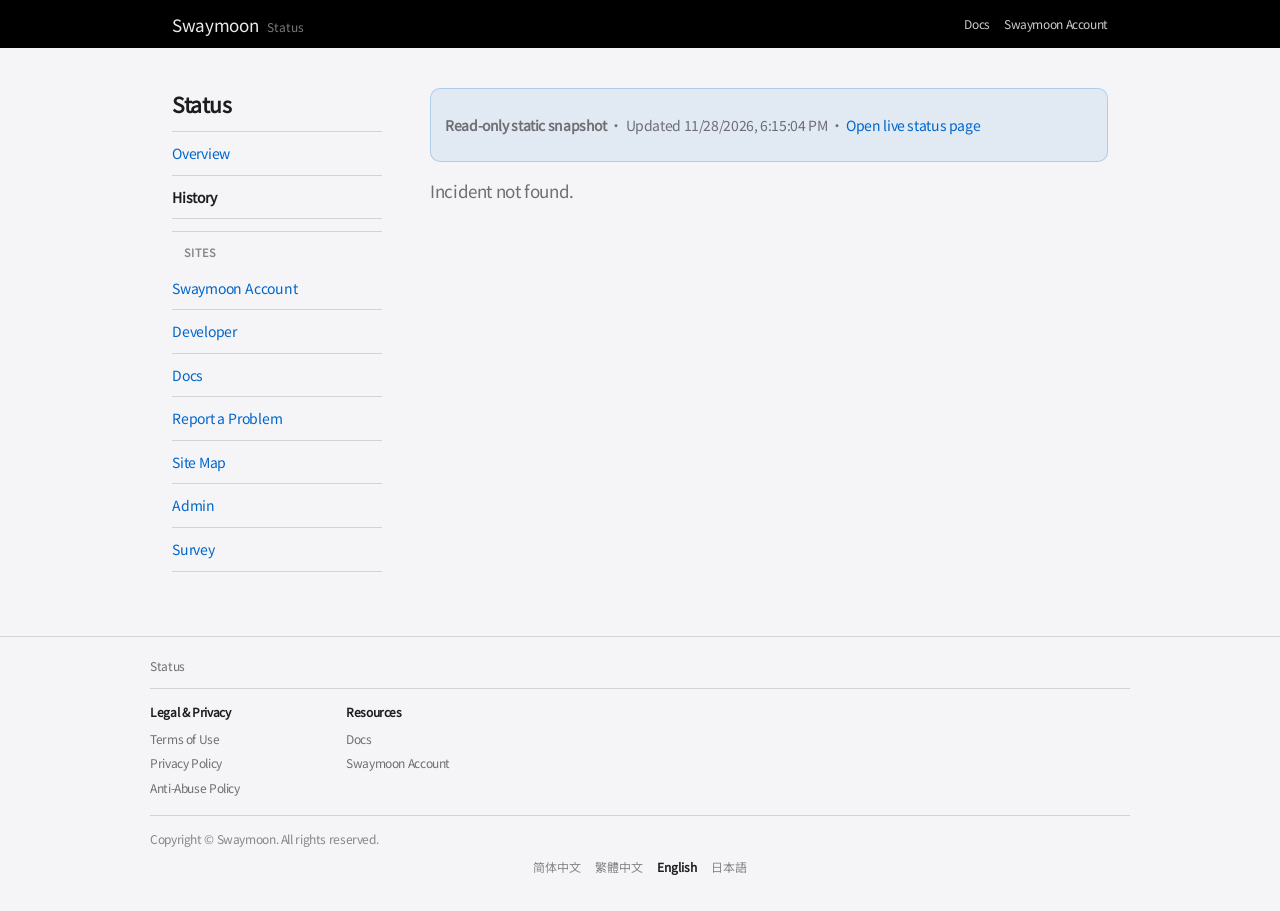
<file: incident.html>
<!DOCTYPE html>
<html lang="zh-CN">
<head>
  <script src="/js/i18n-messages.js"></script>
  <script src="/js/i18n.js"></script>
  <meta charset="utf-8" />
  <meta name="viewport" content="width=device-width, initial-scale=1, viewport-fit=cover" />
  <meta name="color-scheme" content="light dark" />
  <title data-i18n="incident.detailTitle">事故详情</title>
  <link rel="icon" href="/favicon.ico" sizes="any" />
  <link rel="icon" type="image/png" sizes="32x32" href="/favicon-32.png" />
  <link rel="apple-touch-icon" href="/apple-touch-icon.png" />
  <link rel="stylesheet" href="/css/fonts.css" />
  <link rel="stylesheet" href="/css/developer-account.css" />
  <link rel="stylesheet" href="/css/status.css" />
</head>
<body>
  <div id="app-chrome"></div>
  <script src="/js/config.js"></script>
  <script src="/js/api-snapshot.js"></script>
  <script src="/js/api.js"></script>
  <script src="/js/snapshot-chrome.js"></script>
  <script src="/js/shell.js"></script>
  <script>
    (function () {
      var Api = window.SwaymoonStatusApi;
      var Shell = window.SwaymoonStatusShell;
      var t = Shell.t;
      var esc = Shell.esc;
      var main = Shell.mount({ active: 'history' });
      if (!main) return;
      var id = new URLSearchParams(location.search).get('id') || '';
      document.title = t('incident.detailTitle') + ' · ' + t('chrome.statusMonitor');
      var cfg = window.SwaymoonConfig || {};
      if (cfg.SNAPSHOT_MODE && window.SwaymoonSnapshotChrome) {
        main.innerHTML = '<div id="snapshot-banner-slot"></div><div id="incident-page-body"></div>';
        window.SwaymoonSnapshotChrome.mountBanner('snapshot-banner-slot');
        main = document.getElementById('incident-page-body');
      }

      function fmtTime(ms) {
        if (ms == null) return '—';
        try { return new Date(ms).toLocaleString(); } catch (e) { return String(ms); }
      }

      if (!id) {
        main.innerHTML = '<p class="dev-page-desc">' + esc(t('incident.notFound')) + '</p>';
        return;
      }

      Api.json('GET', '/api/v1/incidents/' + encodeURIComponent(id)).then(function (data) {
        var inc = data.incident || data;
        if (!inc || !inc.id) {
          main.innerHTML = '<p class="dev-page-desc">' + esc(t('incident.notFound')) + '</p>';
          return;
        }
        var updates = inc.updates || [];
        var steps = [];
        steps.push({
          kind: 'start',
          label: t('incident.flowStart'),
          status: 'investigating',
          body: '',
          at: inc.createdAt,
          by: inc.createdBy || '',
        });
        updates.forEach(function (u, idx) {
          if (idx === 0 && u.status === 'investigating' && !u.body) return;
          var isEnd = u.status === 'resolved';
          steps.push({
            kind: isEnd ? 'end' : 'update',
            label: isEnd ? t('incident.flowEnd') : t('incident.flowUpdate'),
            status: u.status,
            body: u.body || '',
            at: u.createdAt,
            by: u.createdBy || '',
          });
        });
        if (inc.resolvedAt && !steps.some(function (s) { return s.kind === 'end'; })) {
          steps.push({
            kind: 'end',
            label: t('incident.flowEnd'),
            status: 'resolved',
            body: '',
            at: inc.resolvedAt,
            by: '',
          });
        }

        var flow = steps.map(function (s, i) {
          return (
            '<li class="inc-flow-item is-' + esc(s.kind) + '">' +
            '<div class="inc-flow-dot" aria-hidden="true"></div>' +
            (i < steps.length - 1 ? '<div class="inc-flow-line" aria-hidden="true"></div>' : '') +
            '<div class="inc-flow-card">' +
            '<div class="inc-flow-label">' + esc(s.label) + ' · ' + esc(t('inc.' + s.status) || s.status) + '</div>' +
            '<div class="incident-meta">' + esc(fmtTime(s.at)) +
            (s.by ? ' · ' + esc(s.by) : '') + '</div>' +
            (s.body ? '<p class="incident-update-body">' + esc(s.body) + '</p>' : '') +
            '</div></li>'
          );
        }).join('');

        main.innerHTML =
          '<a class="back-link" href="/history.html">' + esc(t('incident.backHistory')) + '</a>' +
          '<h1 class="dev-page-title">' + esc(inc.title) + '</h1>' +
          '<p class="incident-meta">' +
          esc(t('severity.' + inc.severity) || inc.severity) + ' · ' +
          esc(t('inc.' + inc.status) || inc.status) +
          ((inc.impactComponents || []).length
            ? ' · ' + esc((inc.impactComponents || []).map(function (cid) {
                return t('component.' + cid) || cid;
              }).join(' · '))
            : '') +
          '</p>' +
          '<ol class="inc-flow">' + flow + '</ol>';
      }).catch(function (err) {
        main.innerHTML = '<p class="dev-page-desc">' + esc(String(err.message || err)) + '</p>';
      });
    })();
  </script>
</body>
</html>
</file>
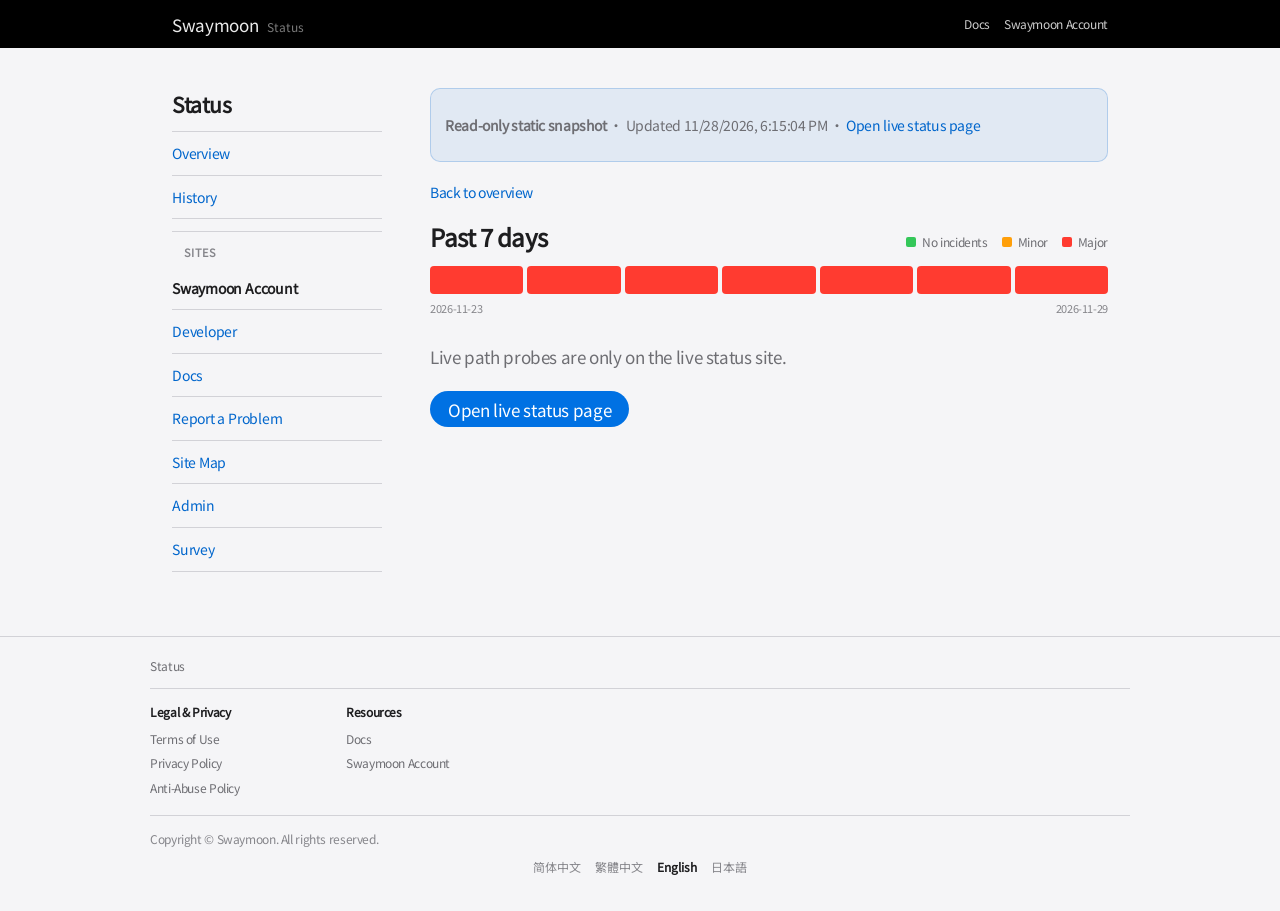
<file: site.html>
<!DOCTYPE html>
<html lang="zh-CN">
<head>
  <script src="/js/i18n-messages.js"></script>
  <script src="/js/i18n.js"></script>
  <meta charset="utf-8" />
  <meta name="viewport" content="width=device-width, initial-scale=1, viewport-fit=cover" />
  <meta name="color-scheme" content="light dark" />
  <title>站点路径 - 摇月 Swaymoon</title>
  <link rel="icon" href="/favicon.ico" sizes="any" />
  <link rel="icon" type="image/png" sizes="32x32" href="/favicon-32.png" />
  <link rel="apple-touch-icon" href="/apple-touch-icon.png" />
  <link rel="stylesheet" href="/css/fonts.css" />
  <link rel="stylesheet" href="/css/developer-account.css" />
  <link rel="stylesheet" href="/css/status.css" />
</head>
<body>
  <div id="app-chrome"></div>
  <script src="/js/config.js"></script>
  <script src="/js/api-snapshot.js"></script>
  <script src="/js/api.js"></script>
  <script src="/js/snapshot-chrome.js"></script>
  <script src="/js/shell.js"></script>
  <script src="/js/topology.js"></script>
  <script src="/js/history-bar.js"></script>
  <script>
    (function () {
      var Shell = window.SwaymoonStatusShell;
      var Topology = window.SwaymoonTopology;
      var HistoryBar = window.SwaymoonHistoryBar;
      var t = Shell.t;
      var esc = Shell.esc;
      var cfg = window.SwaymoonConfig || {};
      var isSnapshot = !!cfg.SNAPSHOT_MODE;
      var liveOrigin = (cfg.LIVE_ORIGIN || 'https://status.swaymoon.com').replace(/\/$/, '');
      var params = new URLSearchParams(location.search);
      var siteId = params.get('id') || 'passport';
      if (Shell.SITES.indexOf(siteId) < 0) siteId = 'passport';

      var main = Shell.mount({ active: siteId });
      if (!main) return;
      document.title = t('component.' + siteId) + ' · ' + t('chrome.statusMonitor');

      main.innerHTML =
        (isSnapshot ? '<div id="snapshot-banner-slot"></div>' : '') +
        '<a class="back-link" href="/">' + esc(t('back.overview')) + '</a>' +
        '<div id="history-bar-root"></div>' +
        '<div id="topo-root"></div>';
      if (isSnapshot && window.SwaymoonSnapshotChrome) {
        window.SwaymoonSnapshotChrome.mountBanner('snapshot-banner-slot');
      }
      HistoryBar.mount(document.getElementById('history-bar-root'), {
        t: t,
        esc: esc,
        days: 7,
        component: siteId,
      });
      var root = document.getElementById('topo-root');
      if (isSnapshot) {
        root.innerHTML =
          '<p class="dev-page-desc">' + esc(t('snapshot.topologyStatic')) + '</p>' +
          '<p class="rap-actions"><a class="btn-primary" href="' + esc(liveOrigin + '/site.html?id=' + encodeURIComponent(siteId)) + '">' +
          esc(t('snapshot.openLive')) + '</a></p>';
        return;
      }
      var state = {
        edges: Topology.loadingEdges(),
        inFlight: {},
        t: t,
      };

      function paint() {
        Topology.render(root, {
          title: t('component.' + siteId),
          edges: state.edges,
          t: t,
        });
      }

      paint();

      function tick() {
        Topology.measureSite(siteId, paint, state);
      }
      tick();
      setInterval(function () {
        if (!document.hidden) tick();
      }, 15000);
      document.addEventListener('visibilitychange', function () {
        if (!document.hidden) tick();
      });
    })();
  </script>
</body>
</html>
</file>
<file: css/fonts.css>
/* 思源黑体（Source Han Sans / Noto Sans CJK）自托管，SIL OFL 1.1。
   不使用 Google Fonts。苹果设备优先系统字体，命中后不会下载 webfont。 */

@font-face {
  font-family: "Source Han Sans SC";
  src: local("Source Han Sans SC"), local("Source Han Sans CN"), local("Noto Sans CJK SC"),
    url("/fonts/SourceHanSansSC-Regular.woff2") format("woff2");
  font-weight: 400;
  font-style: normal;
  font-display: swap;
}

@font-face {
  font-family: "Source Han Sans SC";
  src: local("Source Han Sans SC"), local("Source Han Sans CN"), local("Noto Sans CJK SC"),
    url("/fonts/SourceHanSansSC-Regular.woff2") format("woff2");
  font-weight: 500;
  font-style: normal;
  font-display: swap;
}

@font-face {
  font-family: "Source Han Sans TC";
  src: local("Source Han Sans TC"), local("Source Han Sans TW"), local("Noto Sans CJK TC"),
    url("/fonts/SourceHanSansTC-Regular.woff2") format("woff2");
  font-weight: 400;
  font-style: normal;
  font-display: swap;
}

@font-face {
  font-family: "Source Han Sans TC";
  src: local("Source Han Sans TC"), local("Source Han Sans TW"), local("Noto Sans CJK TC"),
    url("/fonts/SourceHanSansTC-Regular.woff2") format("woff2");
  font-weight: 500;
  font-style: normal;
  font-display: swap;
}

@font-face {
  font-family: "Source Han Sans JP";
  src: local("Source Han Sans JP"), local("Source Han Sans"), local("Noto Sans CJK JP"),
    url("/fonts/SourceHanSansJP-Regular.woff2") format("woff2");
  font-weight: 400;
  font-style: normal;
  font-display: swap;
}

@font-face {
  font-family: "Source Han Sans JP";
  src: local("Source Han Sans JP"), local("Source Han Sans"), local("Noto Sans CJK JP"),
    url("/fonts/SourceHanSansJP-Regular.woff2") format("woff2");
  font-weight: 500;
  font-style: normal;
  font-display: swap;
}

:root {
  --font-latin: "SF Pro Text", "SF Pro Display", -apple-system, BlinkMacSystemFont, "Helvetica Neue";
  --font-cjk-sc: "PingFang SC", "Hiragino Sans GB", "Source Han Sans SC", "Noto Sans CJK SC", "Microsoft YaHei";
  --font-cjk-tc: "PingFang TC", "Hiragino Sans CNS", "Source Han Sans TC", "Noto Sans CJK TC", "Microsoft JhengHei";
  --font-cjk-jp: "Hiragino Sans", "Hiragino Kaku Gothic ProN", "Source Han Sans JP", "Noto Sans CJK JP", "Yu Gothic", "YuGothic", "Meiryo";
  --font: var(--font-latin), var(--font-cjk-sc), sans-serif;
}

html,
html[lang="zh-CN"],
html[lang="zh"] {
  --font: var(--font-latin), var(--font-cjk-sc), sans-serif;
}

html[lang="zh-TW"],
html[lang="zh-HK"],
html[lang="zh-Hant"] {
  --font: var(--font-latin), var(--font-cjk-tc), sans-serif;
}

html[lang="ja"] {
  --font: var(--font-latin), var(--font-cjk-jp), sans-serif;
}

html[lang="en"] {
  --font: var(--font-latin), var(--font-cjk-sc), sans-serif;
}

.locale-switcher {
  display: flex;
  flex-wrap: wrap;
  gap: 8px 14px;
  justify-content: center;
  margin: 12px 0 0;
  font-size: 12px;
  line-height: 1.33;
  letter-spacing: 0;
}

.locale-switcher-item {
  appearance: none;
  background: none;
  border: 0;
  padding: 0;
  margin: 0;
  color: var(--text-tertiary, #86868b);
  cursor: pointer;
  font: inherit;
}

.locale-switcher-item.is-active {
  color: var(--text, #1d1d1f);
  font-weight: 600;
}

.locale-switcher-item:hover {
  color: var(--text, #1d1d1f);
}
</file>
<file: css/developer-account.css>
@import url("fonts.css");

/* =============================================================================
   Swaymoon Develop — 1:1 Apple Developer Account / CIP
   Metrics from developer.apple.com/account (globalnav 52→44, CIP sidebar)
   ========================================================================== */

:root {
  --font-display: var(--font);
  --font-mono: "SF Mono", Menlo, Monaco, Consolas, monospace;

  --text: #1d1d1f;
  --text-secondary: #6e6e73;
  --text-tertiary: #86868b;
  --link: #0066cc;
  --link-hover: #0077ed;
  --accent: #0071e3;
  --accent-hover: #0077ed;
  --danger: #d70015;
  --on-dark: rgba(255, 255, 255, 0.92);
  --on-dark-secondary: rgba(255, 255, 255, 0.8);
  --on-dark-mute: rgba(255, 255, 255, 0.48);

  --bg: #ffffff;
  --bg-page: #f5f5f7;
  --bg-nav: #000000;
  --bg-row-hover: #f5f5f7;
  --bg-table-head: #fafafa;
  --surface: #ffffff;

  --hairline: #d2d2d7;
  --hairline-soft: rgba(0, 0, 0, 0.1);

  --focus-ring: 0 0 0 4px rgba(0, 125, 250, 0.45);
  --topnav-height: 48px;
  --sidebar-width: 210px;
  --content-max: 980px;
}

@media (prefers-color-scheme: dark) {
  :root {
    --text: #f5f5f7;
    --text-secondary: #a1a1a6;
    --text-tertiary: #6e6e73;
    --link: #2997ff;
    --link-hover: #6cb6ff;
    --accent: #0a84ff;
    --accent-hover: #409cff;
    --danger: #ff453a;

    --bg: #000000;
    --bg-page: #000000;
    --bg-nav: #000000;
    --bg-row-hover: #1c1c1e;
    --bg-table-head: #1c1c1e;
    --surface: #1c1c1e;

    --hairline: #424245;
    --hairline-soft: rgba(255, 255, 255, 0.14);
  }
}

*,
*::before,
*::after {
  box-sizing: border-box;
}

html {
  -webkit-text-size-adjust: 100%;
}

body {
  margin: 0;
  min-height: 100vh;
  min-height: 100dvh;
  display: flex;
  flex-direction: column;
  font-family: var(--font);
  font-size: 17px;
  line-height: 1.47059;
  font-weight: 400;
  letter-spacing: -0.022em;
  color: var(--text);
  background: var(--bg-page);
  -webkit-font-smoothing: antialiased;
  -moz-osx-font-smoothing: grayscale;
}

#app-chrome,
.app-chrome {
  flex: 1 0 auto;
  display: flex;
  flex-direction: column;
  min-height: 100vh;
  min-height: 100dvh;
  width: 100%;
}

a {
  color: var(--link);
  text-decoration: none;
}

a:hover {
  text-decoration: underline;
  color: var(--link-hover);
}

:focus-visible {
  outline: none;
  box-shadow: var(--focus-ring);
  border-radius: 4px;
}

button,
input {
  font: inherit;
  letter-spacing: inherit;
}

/* ========== Global nav (developer.apple.com black bar) ========== */

.dev-topnav {
  flex: none;
  position: sticky;
  top: 0;
  z-index: 100;
  height: var(--topnav-height);
  overflow: visible;
  background: var(--bg-nav);
  color: var(--on-dark);
}

.dev-topnav-inner {
  max-width: var(--content-max);
  height: 100%;
  margin: 0 auto;
  padding: 0 22px;
  display: flex;
  align-items: center;
  gap: 14px;
  overflow: visible;
}

.dev-brand {
  display: flex;
  align-items: baseline;
  gap: 9px;
  color: var(--on-dark);
}

.dev-brand:hover {
  text-decoration: none;
  color: #fff;
}

.dev-brand-name {
  font-size: 17px;
  font-weight: 400;
  letter-spacing: -0.021em;
}

.dev-brand-sub {
  font-size: 12px;
  font-weight: 400;
  color: var(--on-dark-mute);
  letter-spacing: -0.01em;
}

.dev-topnav-spacer {
  flex: 1;
}

.dev-account {
  display: flex;
  align-items: center;
  gap: 14px;
  font-size: 12px;
}

.dev-account-name {
  color: var(--on-dark-secondary);
  max-width: 180px;
  overflow: hidden;
  text-overflow: ellipsis;
  white-space: nowrap;
}

.dev-account-link {
  color: var(--on-dark-secondary);
}

.dev-account-link:hover {
  color: #fff;
  text-decoration: none;
}

.dev-team {
  position: relative;
}

.dev-team-toggle {
  display: flex;
  flex-direction: column;
  align-items: flex-end;
  gap: 1px;
  padding: 4px 0;
  border: 0;
  background: transparent;
  color: var(--on-dark);
  cursor: pointer;
  text-align: right;
}

.dev-team-toggle:active {
  transform: scale(0.98);
}

.dev-team-label {
  font-size: 10px;
  letter-spacing: 0.04em;
  text-transform: uppercase;
  color: var(--on-dark-mute);
}

.dev-team-name {
  max-width: 220px;
  overflow: hidden;
  text-overflow: ellipsis;
  white-space: nowrap;
  font-size: 12px;
  color: var(--on-dark-secondary);
}

.dev-team-caret {
  margin-left: 4px;
  font-size: 9px;
  opacity: 0.7;
}

.dev-team-menu {
  position: fixed;
  top: calc(var(--topnav-height) + 8px);
  right: 22px;
  min-width: 260px;
  max-height: min(70vh, 420px);
  overflow-x: hidden;
  overflow-y: auto;
  padding: 8px 0;
  border-radius: 12px;
  background: var(--surface);
  color: var(--text);
  box-shadow: 0 12px 40px rgba(0, 0, 0, 0.18);
  border: 1px solid var(--hairline);
  z-index: 500;
}

.dev-team-menu[hidden] {
  display: none !important;
}

.dev-team-option,
.dev-team-create,
.dev-team-rename {
  display: flex;
  align-items: center;
  justify-content: space-between;
  gap: 12px;
  width: 100%;
  padding: 10px 14px;
  border: 0;
  background: transparent;
  color: var(--text);
  text-align: left;
  cursor: pointer;
}

.dev-team-option-main {
  min-width: 0;
}

.dev-team-check {
  flex: 0 0 auto;
  color: var(--link);
  font-size: 13px;
}

.dev-team-option:hover,
.dev-team-create:hover,
.dev-team-rename:hover {
  background: var(--bg-row-hover);
}

.dev-team-option.is-current .dev-team-option-name {
  font-weight: 600;
}

.dev-team-option-name {
  display: block;
  font-size: 14px;
}

.dev-team-option-meta {
  display: block;
  margin-top: 2px;
  font-size: 12px;
  color: var(--text-secondary);
}

.dev-team-create,
.dev-team-rename {
  margin-top: 4px;
  border-top: 1px solid var(--hairline);
  color: var(--link);
  font-size: 14px;
}

.dev-team-create {
  margin-top: 0;
}

.dev-invite-form {
  display: flex;
  flex-wrap: wrap;
  gap: 16px 20px;
  align-items: flex-end;
  margin: 12px 0 28px;
}

.dev-invite-form .dev-field {
  margin-top: 0;
  min-width: 220px;
}

.dev-invite-form .dev-field span {
  display: block;
  font-size: 12px;
  font-weight: 600;
  color: var(--text-tertiary);
  margin-bottom: 7px;
  text-transform: uppercase;
  letter-spacing: 0.02em;
}

.dev-invite-form input,
.dev-invite-form select,
.dev-role-select {
  height: 36px;
  padding: 0 11px;
  border: 1px solid var(--hairline);
  border-radius: 6px;
  background: var(--bg);
  color: var(--text);
}

.dev-invite-banner {
  display: flex;
  justify-content: space-between;
  align-items: center;
  gap: 16px;
  padding: 14px 0;
  border-bottom: 1px solid var(--hairline);
}

.dev-notice {
  margin: 0 0 16px;
  padding: 12px 14px;
  border-radius: 8px;
  background: color-mix(in srgb, var(--accent) 12%, transparent);
  color: var(--text);
  font-size: 14px;
}

.dev-sheet .dev-field {
  margin: 0 0 8px;
}

.dev-sheet .dev-field span {
  display: block;
  font-size: 12px;
  font-weight: 600;
  color: var(--text-tertiary);
  margin-bottom: 7px;
}

.dev-sheet .dev-field input {
  width: 100%;
  height: 36px;
  padding: 0 11px;
  border: 1px solid var(--hairline);
  border-radius: 8px;
  background: var(--bg);
  color: var(--text);
}

.dev-sheet-error {
  margin: 8px 0 0;
  color: #c41e3a;
  font-size: 13px;
}

.dev-sheet .crop-actions {
  margin-top: 22px;
  display: flex;
  justify-content: flex-end;
  gap: 10px;
}

/* ========== CIP shell ========== */

.dev-shell {
  flex: 1 0 auto;
  width: 100%;
  max-width: var(--content-max);
  margin: 0 auto;
  padding: 40px 22px 64px;
  display: grid;
  grid-template-columns: var(--sidebar-width) minmax(0, 1fr);
  gap: 48px;
  align-items: start;
  background: var(--bg-page);
}

.dev-sidebar {
  position: sticky;
  top: calc(var(--topnav-height) + 24px);
  padding-top: 4px;
}

.dev-sidebar-heading {
  margin: 0 0 14px;
  font-size: 21px;
  font-weight: 600;
  letter-spacing: -0.022em;
  line-height: 1.2;
  font-family: var(--font-display);
  color: var(--text);
}

.dev-sidebar-nav {
  display: flex;
  flex-direction: column;
  gap: 0;
  border-top: 1px solid var(--hairline);
}

.dev-nav-item {
  display: block;
  padding: 11px 0;
  font-size: 14px;
  letter-spacing: -0.016em;
  color: var(--link);
  border-bottom: 1px solid var(--hairline);
}

a.dev-nav-item:hover {
  text-decoration: underline;
  color: var(--link-hover);
}

.dev-nav-item.is-active {
  color: var(--text);
  font-weight: 600;
  text-decoration: none;
  pointer-events: none;
}

.dev-main {
  min-width: 0;
}

.dev-main-inner {
  /* CIP: no card chrome — content sits on page bg */
  background: transparent;
  border: none;
  border-radius: 0;
  padding: 0;
  min-height: 280px;
}

/* ========== Type ========== */

.dev-page-title {
  margin: 0;
  font-family: var(--font-display);
  font-size: 40px;
  font-weight: 600;
  letter-spacing: 0;
  line-height: 1.1;
}

.dev-page-desc {
  margin: 14px 0 0;
  font-size: 17px;
  line-height: 1.47059;
  color: var(--text-secondary);
  max-width: 38em;
}

.dev-section-title {
  margin: 40px 0 0;
  font-size: 24px;
  font-weight: 600;
  letter-spacing: -0.019em;
  font-family: var(--font-display);
}

.dev-section-desc {
  margin: 8px 0 0;
  font-size: 14px;
  line-height: 1.42859;
  color: var(--text-secondary);
}

.dev-hint {
  margin: 12px 0 0;
  font-size: 12px;
  line-height: 1.333;
  color: var(--text-secondary);
}

.dev-empty {
  margin: 0;
  padding: 48px 16px;
  text-align: center;
  font-size: 14px;
  color: var(--text-secondary);
  border-top: 1px solid var(--hairline);
  border-bottom: 1px solid var(--hairline);
}

/* ========== Account home (Apple Account landing) ========== */

.dev-membership {
  margin-top: 28px;
  border-top: 1px solid var(--hairline);
  border-bottom: 1px solid var(--hairline);
  padding: 22px 0;
}

.dev-membership-row {
  display: flex;
  flex-wrap: wrap;
  gap: 8px 32px;
  align-items: baseline;
}

.dev-membership-label {
  flex: 0 0 120px;
  font-size: 12px;
  font-weight: 600;
  color: var(--text-tertiary);
  text-transform: uppercase;
  letter-spacing: 0.02em;
}

.dev-membership-value {
  flex: 1 1 200px;
  font-size: 17px;
  font-weight: 400;
}

.dev-membership-value.muted {
  color: var(--text-secondary);
  font-size: 14px;
}

.dev-login-error {
  margin: 0 0 16px;
  padding: 12px 14px;
  border-radius: 8px;
  background: color-mix(in srgb, var(--danger) 12%, transparent);
  color: var(--danger);
  font-size: 14px;
  line-height: 1.4;
}

/* Apple-style resource rows (not cards) */
.dev-resource-list {
  margin: 18px 0 0;
  border-top: 1px solid var(--hairline);
}

.dev-resource-row {
  display: flex;
  align-items: center;
  gap: 16px;
  padding: 18px 4px 18px 0;
  border-bottom: 1px solid var(--hairline);
  color: inherit;
}

a.dev-resource-row:hover {
  text-decoration: none;
  background: transparent;
}

a.dev-resource-row:hover .dev-resource-title {
  color: var(--link);
  text-decoration: underline;
}

.dev-resource-body {
  flex: 1;
  min-width: 0;
}

.dev-resource-title {
  font-size: 19px;
  font-weight: 600;
  letter-spacing: -0.016em;
  color: var(--text);
}

.dev-resource-desc {
  margin-top: 4px;
  font-size: 14px;
  color: var(--text-secondary);
  line-height: 1.4;
}

.dev-resource-chevron {
  flex: none;
  color: var(--text-tertiary);
  font-size: 20px;
  line-height: 1;
  font-weight: 300;
}

/* ========== CIP toolbar + table ========== */

.dev-toolbar {
  display: flex;
  align-items: center;
  gap: 10px;
  margin: 28px 0 0;
  padding-bottom: 12px;
}

.dev-add-btn {
  width: 30px;
  height: 30px;
  border: none;
  border-radius: 50%;
  background: var(--accent);
  color: #fff;
  font-size: 22px;
  font-weight: 300;
  line-height: 1;
  cursor: pointer;
  display: inline-flex;
  align-items: center;
  justify-content: center;
  padding: 0 0 2px;
}

.dev-add-btn:hover {
  background: var(--accent-hover);
}

.dev-add-btn:active {
  transform: scale(0.96);
}

.dev-toolbar-label {
  font-size: 14px;
  color: var(--text);
}

.dev-toolbar-spacer {
  flex: 1;
}

.dev-toolbar-link {
  font-size: 14px;
}

.dev-table {
  width: 100%;
  border-collapse: collapse;
  margin-top: 4px;
}

.dev-table th {
  text-align: left;
  font-size: 12px;
  font-weight: 600;
  color: var(--text-secondary);
  padding: 10px 12px;
  border-bottom: 1px solid var(--hairline);
  background: var(--bg-table-head);
}

.dev-table td {
  padding: 14px 12px;
  font-size: 14px;
  border-bottom: 1px solid var(--hairline);
  vertical-align: middle;
}

.dev-table tbody tr:hover td {
  background: var(--bg-row-hover);
}

.dev-table .col-icon {
  width: 52px;
  padding-left: 4px;
}

.dev-table .col-actions {
  width: 1%;
  white-space: nowrap;
  text-align: right;
}

.dev-app-icon,
.dev-app-icon-fallback {
  width: 36px;
  height: 36px;
  border-radius: 8px;
  object-fit: cover;
}

.dev-app-icon-fallback {
  display: flex;
  align-items: center;
  justify-content: center;
  background: var(--bg-page);
  color: var(--text-secondary);
  font-weight: 600;
  font-size: 15px;
  border: 1px solid var(--hairline);
}

.dev-app-name {
  font-weight: 400;
  color: var(--link);
}

.dev-app-id {
  font-size: 12px;
  color: var(--text-secondary);
  font-family: var(--font-mono);
  word-break: break-all;
}

.dev-copy-box {
  display: flex;
  align-items: stretch;
  gap: 0;
  max-width: 100%;
  min-width: 0;
  border: 1px solid var(--hairline);
  border-radius: 6px;
  background: var(--bg);
  overflow: hidden;
}

.dev-copy-box input {
  flex: 1;
  min-width: 0;
  height: 32px;
  margin: 0;
  padding: 0 10px;
  border: none;
  background: transparent;
  color: var(--text);
  font-size: 12px;
  font-family: var(--font-mono);
  letter-spacing: -0.01em;
}

.dev-copy-box input:focus {
  outline: none;
}

.dev-copy-box .dev-copy-btn {
  flex: none;
  height: 32px;
  padding: 0 12px;
  border: none;
  border-left: 1px solid var(--hairline);
  background: var(--bg-page, transparent);
  color: var(--link);
  font-size: 13px;
  cursor: pointer;
  letter-spacing: -0.016em;
}

.dev-copy-box .dev-copy-btn:hover {
  color: var(--link-hover);
  text-decoration: underline;
}

.dev-copy-box .dev-copy-btn.is-copied {
  color: var(--text-secondary);
  text-decoration: none;
  cursor: default;
}

.dev-copy-box--wide {
  max-width: 480px;
}

td .dev-copy-box {
  min-width: 220px;
}

.dev-app-scopes {
  font-size: 12px;
  color: var(--text-secondary);
}

.dev-row-actions {
  display: inline-flex;
  align-items: center;
  gap: 14px;
}

.dev-link-btn {
  appearance: none;
  background: none;
  border: none;
  padding: 0;
  color: var(--link);
  font-size: 14px;
  cursor: pointer;
  letter-spacing: -0.016em;
}

.dev-link-btn:hover {
  text-decoration: underline;
  color: var(--link-hover);
}

.dev-link-btn.danger {
  color: var(--danger);
}

.dev-file-label {
  font-size: 14px;
  color: var(--link);
  cursor: pointer;
}

.dev-file-label:hover {
  text-decoration: underline;
  color: var(--link-hover);
}

.dev-file-label input {
  position: absolute;
  width: 1px;
  height: 1px;
  opacity: 0;
  overflow: hidden;
}

/* ========== Wizard (CIP Continue / Register) ========== */

.dev-wizard {
  margin: 8px 0 28px;
  padding: 0 0 8px;
  border-bottom: 1px solid var(--hairline);
}

.dev-wizard[hidden] {
  display: none;
}

.dev-wizard-steps {
  display: flex;
  gap: 6px 16px;
  margin-bottom: 22px;
  flex-wrap: wrap;
  font-size: 12px;
  color: var(--text-tertiary);
}

.dev-wizard-step.is-current {
  color: var(--text);
  font-weight: 600;
}

.dev-wizard-step.is-done {
  color: var(--text-secondary);
}

.dev-field {
  margin-top: 18px;
  max-width: 480px;
}

.dev-field label {
  display: block;
  font-size: 14px;
  font-weight: 600;
  margin-bottom: 7px;
}

.dev-field input[type="text"],
.dev-field input[type="url"],
.dev-field textarea {
  width: 100%;
  height: 36px;
  padding: 0 11px;
  border: 1px solid var(--hairline);
  border-radius: 6px;
  background: var(--bg);
  color: var(--text);
}

.dev-field textarea {
  height: auto;
  min-height: 140px;
  padding: 10px 11px;
  font-family: ui-monospace, SFMono-Regular, Menlo, Monaco, Consolas, monospace;
  font-size: 12px;
  line-height: 1.45;
  resize: vertical;
}

.dev-field input:focus {
  outline: none;
  border-color: var(--accent);
  box-shadow: var(--focus-ring);
}

.dev-field-label-row {
  display: flex;
  align-items: center;
  justify-content: space-between;
  gap: 12px;
  margin-bottom: 7px;
}

.dev-field-label-row label {
  margin-bottom: 0;
}

.dev-uri-list {
  display: flex;
  flex-direction: column;
  gap: 10px;
}

.dev-uri-row {
  display: flex;
  align-items: center;
  gap: 8px;
}

.dev-uri-row input[type="url"] {
  flex: 1;
  width: auto;
  min-width: 0;
}

.dev-uri-remove {
  flex: none;
  width: 30px;
  height: 30px;
  border: 1px solid var(--hairline);
  border-radius: 50%;
  background: var(--bg);
  color: var(--text-secondary);
  font-size: 18px;
  font-weight: 300;
  line-height: 1;
  cursor: pointer;
  display: inline-flex;
  align-items: center;
  justify-content: center;
  padding: 0 0 2px;
}

.dev-uri-remove:hover {
  color: var(--danger);
  border-color: currentColor;
}

.dev-add-btn.dev-uri-add {
  width: 26px;
  height: 26px;
  font-size: 18px;
}

.dev-check {
  display: flex;
  align-items: center;
  gap: 8px;
  margin-top: 12px;
  font-size: 14px;
  color: var(--text);
}

.dev-wizard-actions {
  display: flex;
  gap: 12px;
  margin-top: 28px;
  flex-wrap: wrap;
}

/* Buttons — Apple capsule */
.btn-primary,
.btn-secondary {
  display: inline-flex;
  align-items: center;
  justify-content: center;
  min-height: 36px;
  min-width: 90px;
  padding: 0 18px;
  border-radius: 18px;
  font-size: 17px;
  font-weight: 400;
  letter-spacing: -0.022em;
  border: none;
  cursor: pointer;
  text-decoration: none;
}

.btn-primary {
  background: var(--accent);
  color: #fff;
}

.btn-primary:hover {
  background: var(--accent-hover);
  text-decoration: none;
  color: #fff;
}

.btn-secondary {
  background: transparent;
  color: var(--link);
  border: none;
  min-width: auto;
  padding: 0 8px;
}

.btn-secondary:hover {
  text-decoration: underline;
  color: var(--link-hover);
  background: transparent;
}

/* ========== Footer (Apple Developer footer) ========== */

.dev-footer {
  flex: none;
  border-top: 1px solid var(--hairline);
  background: var(--bg-page);
  padding: 20px 22px 36px;
}

.dev-footer-inner {
  max-width: var(--content-max);
  margin: 0 auto;
}

.dev-footer-bread {
  font-size: 12px;
  color: var(--text-secondary);
  padding-bottom: 14px;
  margin-bottom: 14px;
  border-bottom: 1px solid var(--hairline);
}

.dev-footer-bread a {
  color: var(--text-secondary);
}

.dev-footer-cols {
  display: flex;
  flex-wrap: wrap;
  gap: 24px 56px;
  margin-bottom: 18px;
}

.dev-footer-col {
  display: flex;
  flex-direction: column;
  gap: 7px;
  min-width: 140px;
}

.dev-footer-heading {
  font-size: 12px;
  font-weight: 600;
  color: var(--text);
  margin-bottom: 2px;
}

.dev-footer-col a {
  font-size: 12px;
  color: var(--text-secondary);
}

.dev-footer-col a:hover {
  color: var(--link);
}

.dev-footer-copy {
  font-size: 12px;
  color: var(--text-tertiary);
  padding-top: 14px;
  border-top: 1px solid var(--hairline);
}

.dev-footer-copy .footer-whereami {
  margin-top: 6px;
}

/* ========== Docs panel ========== */

.docs-panel {
  position: fixed;
  right: 22px;
  bottom: 22px;
  z-index: 400;
  width: min(420px, calc(100vw - 28px));
  height: min(560px, calc(100vh - 44px));
  display: flex;
  flex-direction: column;
  background: var(--surface);
  border: 1px solid var(--hairline);
  border-radius: 12px;
  box-shadow: 0 22px 70px rgba(0, 0, 0, 0.22);
  overflow: hidden;
  transform: translateY(10px) scale(0.98);
  opacity: 0;
  pointer-events: none;
  transition: opacity 0.2s ease, transform 0.22s cubic-bezier(0.2, 0.8, 0.2, 1);
}

.docs-panel.is-open {
  opacity: 1;
  transform: translateY(0) scale(1);
  pointer-events: auto;
}

.docs-panel[hidden] {
  display: none !important;
}

.docs-panel-bar {
  flex: none;
  display: flex;
  align-items: center;
  gap: 10px;
  height: 44px;
  padding: 0 12px 0 16px;
  background: var(--bg-page);
  border-bottom: 1px solid var(--hairline);
}

.docs-panel-title {
  font-size: 13px;
  font-weight: 600;
}

.docs-panel-actions {
  margin-left: auto;
  display: flex;
  align-items: center;
  gap: 12px;
}

.docs-panel-external {
  font-size: 12px;
}

.docs-panel-close {
  width: 28px;
  height: 28px;
  border: none;
  border-radius: 50%;
  background: transparent;
  color: var(--text);
  font-size: 20px;
  line-height: 1;
  cursor: pointer;
}

.docs-panel-close:hover {
  background: var(--bg-row-hover);
}

.docs-panel-frame {
  flex: 1;
  width: 100%;
  border: 0;
  background: var(--bg);
}

/* ========== Responsive ========== */

@media (max-width: 833px) {
  .dev-shell {
    grid-template-columns: 1fr;
    gap: 20px;
    padding: 24px 16px 48px;
  }

  .dev-sidebar {
    position: static;
  }

  .dev-sidebar-heading {
    font-size: 19px;
    margin-bottom: 10px;
  }

  .dev-sidebar-nav {
    display: flex;
    flex-direction: row;
    flex-wrap: wrap;
    gap: 0 18px;
    border-top: none;
  }

  .dev-nav-item {
    border-bottom: none;
    padding: 6px 0;
  }

  .dev-page-title {
    font-size: 32px;
  }

  .dev-table thead {
    display: none;
  }

  .dev-table,
  .dev-table tbody,
  .dev-table tr,
  .dev-table td {
    display: block;
    width: 100%;
  }

  .dev-table tr {
    padding: 14px 0;
    border-bottom: 1px solid var(--hairline);
  }

  .dev-table td {
    border: none;
    padding: 2px 0;
  }

  .dev-table .col-icon {
    float: left;
    width: 44px;
    padding: 0;
    margin-right: 12px;
  }

  .dev-table .col-actions {
    text-align: left;
    clear: both;
    padding-top: 10px;
  }

  .docs-panel {
    right: 0;
    bottom: 0;
    width: 100vw;
    height: min(75vh, 640px);
    border-radius: 12px 12px 0 0;
  }
}

/* ========== App icon picker / crop ========== */

.dev-icon-picker {
  display: flex;
  align-items: flex-start;
  gap: 20px;
  margin-top: 18px;
  flex-wrap: wrap;
}

.dev-icon-preview {
  width: 96px;
  height: 96px;
  border-radius: 22px;
  object-fit: cover;
  border: 1px solid var(--hairline);
  background: var(--bg-page);
  flex: none;
}

.dev-icon-preview-fallback {
  display: flex;
  align-items: center;
  justify-content: center;
  width: 96px;
  height: 96px;
  border-radius: 22px;
  border: 1px solid var(--hairline);
  background: linear-gradient(135deg, #a1a1a6 0%, #8e8e93 45%, #636366 100%);
  color: #ffffff;
  font-size: 36px;
  font-weight: 600;
  flex: none;
}

.dev-icon-controls {
  flex: 1;
  min-width: 200px;
}

.dev-icon-actions {
  display: flex;
  flex-wrap: wrap;
  gap: 10px;
  margin-top: 10px;
}

.dev-icon-hint {
  margin: 10px 0 0;
  font-size: 13px;
  color: var(--text-secondary);
  line-height: 1.4;
}

.crop-overlay {
  position: fixed;
  inset: 0;
  z-index: 200;
  display: flex;
  align-items: center;
  justify-content: center;
  padding: 24px;
  background: rgba(0, 0, 0, 0.45);
  -webkit-backdrop-filter: blur(8px);
  backdrop-filter: blur(8px);
}

.crop-dialog {
  width: 100%;
  max-width: 420px;
  padding: 24px 22px 20px;
  background: var(--surface);
  border-radius: 18px;
  box-shadow: 0 8px 40px rgba(0, 0, 0, 0.18);
  color: var(--text);
}

.credentials-dialog {
  max-width: 520px;
}

.credentials-dialog .dev-field {
  margin: 14px 0 0;
}

.credentials-dialog .dev-copy-box--wide {
  max-width: 100%;
}

.credentials-dialog .dev-hint {
  margin: 10px 0 0;
}

.credentials-dialog .crop-actions {
  margin-top: 22px;
  display: flex;
  justify-content: flex-end;
}

.dev-detail-hero {
  display: flex;
  align-items: center;
  gap: 16px;
  margin: 8px 0 4px;
}

.dev-detail-hero .dev-app-icon,
.dev-detail-hero .dev-app-icon-fallback {
  width: 56px;
  height: 56px;
  border-radius: 14px;
}

.dev-detail-hero .dev-app-icon-fallback {
  font-size: 24px;
}

.dev-detail-actions {
  display: flex;
  flex-wrap: wrap;
  gap: 8px 16px;
  margin-top: 22px;
}

.crop-title {
  margin: 0;
  font-size: 21px;
  font-weight: 600;
  letter-spacing: 0.011em;
}

.crop-hint {
  margin: 6px 0 18px;
  font-size: 13px;
  line-height: 1.38462;
  color: var(--text-secondary);
}

.crop-stage {
  width: 320px;
  max-width: 100%;
  margin: 0 auto;
  border-radius: 18px;
  overflow: hidden;
  touch-action: none;
  cursor: grab;
  background: var(--bg-page);
  box-shadow: inset 0 0 0 1px var(--hairline-soft);
}

.crop-stage:active {
  cursor: grabbing;
}

.crop-stage canvas {
  display: block;
  width: 100%;
  height: auto;
}

.crop-zoom {
  display: flex;
  align-items: center;
  gap: 12px;
  margin: 16px 0 4px;
  font-size: 13px;
  color: var(--text-secondary);
}

.crop-zoom input[type="range"] {
  flex: 1;
  accent-color: var(--accent);
}

.crop-actions {
  display: flex;
  gap: 10px;
  margin-top: 18px;
}

.crop-actions .btn-primary,
.crop-actions .btn-secondary {
  width: auto;
  flex: 1;
  min-width: 0;
}
</file>
<file: css/status.css>
/* Status-specific overlays on Develop CIP chrome (developer-account.css). */

:root {
  --status-up: #34c759;
  --status-down: #ff3b30;
  --status-warn: #ff9f0a;
  --status-unknown: #8e8e93;
}

.dev-sidebar-divider {
  height: 1px;
  margin: 12px 0;
  background: var(--hairline, #d2d2d7);
}

.dev-sidebar-subheading {
  margin: 0 0 6px;
  padding: 0 12px;
  font-size: 11px;
  font-weight: 600;
  color: var(--text-tertiary, #86868b);
  letter-spacing: 0.04em;
  text-transform: uppercase;
}

.status-banner {
  margin: 0 0 28px;
  padding: 0;
  border: 0;
  background: transparent;
}

.status-banner h1 {
  margin: 0;
  font-size: 40px;
  font-weight: 600;
  letter-spacing: -0.022em;
  line-height: 1.1;
}

.status-banner.is-operational h1 { color: var(--status-up); }
.status-banner.is-degraded h1,
.status-banner.is-partial_outage h1,
.status-banner.is-maintenance h1 { color: var(--status-warn); }
.status-banner.is-major_outage h1 { color: var(--status-down); }

.site-list {
  display: flex;
  flex-direction: column;
  gap: 0;
}

.site-row {
  display: grid;
  grid-template-columns: 1fr auto auto;
  gap: 16px;
  align-items: center;
  padding: 14px 0;
  border-bottom: 1px solid var(--hairline, #d2d2d7);
  text-decoration: none;
  color: inherit;
}

.site-row:hover .site-name { color: var(--link, #0066cc); }

.site-name {
  font-size: 17px;
  font-weight: 400;
  color: var(--text, #1d1d1f);
}

.comp-status {
  display: flex;
  align-items: center;
  gap: 8px;
  font-size: 14px;
  color: var(--text-secondary, #6e6e73);
}

.comp-dot {
  width: 8px;
  height: 8px;
  border-radius: 50%;
  background: var(--status-unknown);
}
.comp-dot.is-operational { background: var(--status-up); }
.comp-dot.is-degraded,
.comp-dot.is-partial_outage,
.comp-dot.is-maintenance { background: var(--status-warn); }
.comp-dot.is-major_outage { background: var(--status-down); }

.site-open {
  font-size: 14px;
  color: var(--link, #0066cc);
}

.incident-card,
.maint-card {
  padding: 16px 0;
  border-bottom: 1px solid var(--hairline, #d2d2d7);
}

.incident-update {
  margin-top: 12px;
  padding-left: 12px;
  border-left: 2px solid var(--hairline, #d2d2d7);
}

.incident-update-body {
  margin: 4px 0 0;
  font-size: 15px;
  line-height: 1.47;
  white-space: pre-wrap;
  color: var(--text, #1d1d1f);
}

.incident-card h3,
.maint-card h3 {
  margin: 0 0 6px;
  font-size: 19px;
  font-weight: 600;
  color: var(--text, #1d1d1f);
}

.incident-meta,
.maint-meta {
  font-size: 13px;
  color: var(--text-secondary, #6e6e73);
  margin: 0 0 8px;
}

.maint-body {
  margin: 0;
  font-size: 15px;
  line-height: 1.47;
  white-space: pre-wrap;
  color: var(--text, #1d1d1f);
}

.subscribe-box {
  display: flex;
  gap: 10px;
  flex-wrap: wrap;
  margin-top: 12px;
}

.subscribe-box input {
  flex: 1;
  min-width: 200px;
  padding: 10px 12px;
  border: 1px solid var(--hairline, #d2d2d7);
  border-radius: 8px;
  font: inherit;
}

.subscribe-box button {
  padding: 10px 18px;
  border: 0;
  border-radius: 980px;
  background: #0071e3;
  color: #fff;
  font: inherit;
  font-weight: 500;
  cursor: pointer;
}

.back-link {
  display: inline-block;
  margin-bottom: 16px;
  color: var(--link, #0066cc);
  text-decoration: none;
  font-size: 14px;
}

.topo-wrap { margin-top: 8px; }

.topo-svg-wrap {
  position: relative;
  margin-top: 12px;
}

.topo-svg {
  width: 100%;
  max-width: 560px;
  height: auto;
  display: block;
}

.topo-node circle {
  fill: var(--bg-page, #f5f5f7);
  stroke: var(--text, #1d1d1f);
  stroke-width: 1.5;
}

.topo-node text {
  font-family: var(--font);
  font-size: 11px;
  text-anchor: middle;
  fill: var(--text, #1d1d1f);
}

.topo-line {
  fill: none;
  stroke-width: 2.5;
  stroke-linecap: round;
}

.topo-flow-arrows {
  pointer-events: none;
}

.topo-flow-arrow {
  fill: var(--status-up);
}

.topo-edge:not(.is-up) .topo-flow-arrows {
  display: none;
}

.topo-edge.is-up .topo-line {
  stroke: var(--status-up);
  stroke-dasharray: 8 12;
  animation: topo-flow 1.6s linear infinite;
  will-change: stroke-dashoffset;
}

.topo-edge.is-down .topo-line {
  stroke: var(--status-down);
}

.topo-edge.is-degraded .topo-line {
  stroke: var(--status-warn);
}

.topo-edge.is-down .topo-cross line {
  stroke: var(--status-down);
  stroke-width: 2;
}

.topo-edge.is-degraded .topo-cross line {
  stroke: var(--status-warn);
  stroke-width: 2;
}

.topo-edge.is-loading .topo-line {
  stroke: var(--status-unknown);
  stroke-dasharray: 4 6;
  animation: topo-pulse 1s ease-in-out infinite;
}

@media (prefers-reduced-motion: reduce) {
  .topo-edge.is-up .topo-line,
  .topo-edge.is-loading .topo-line {
    animation: none;
  }
  .topo-flow-arrows {
    display: none;
  }
}

.topo-latency {
  font-family: var(--font);
  font-size: 11px;
  text-anchor: middle;
  fill: var(--text-secondary, #6e6e73);
}

.topo-cross line {
  stroke: var(--status-down);
  stroke-width: 2;
}

.topo-tooltip {
  position: absolute;
  z-index: 5;
  max-width: 280px;
  padding: 8px 10px;
  border-radius: 8px;
  background: #1d1d1f;
  color: #f5f5f7;
  font-size: 12px;
  pointer-events: none;
}

@keyframes topo-flow {
  to { stroke-dashoffset: -20; }
}

@keyframes topo-pulse {
  0%, 100% { opacity: 0.45; }
  50% { opacity: 1; }
}

@media (prefers-color-scheme: dark) {
  .topo-node circle {
    fill: var(--surface, #1d1d1f);
    stroke: var(--text, #f5f5f7);
  }
  .subscribe-switch-ui {
    background: #3a3a3c;
  }
  .inc-flow-line {
    background: rgba(255, 255, 255, 0.14);
  }
}

.history-bar {
  margin: 0 0 28px;
}

.history-bar-head {
  display: flex;
  flex-wrap: wrap;
  align-items: baseline;
  justify-content: space-between;
  gap: 12px 20px;
  margin-bottom: 12px;
}

.history-bar-head .dev-section-title {
  margin: 0;
}

.history-bar-legend {
  display: flex;
  flex-wrap: wrap;
  gap: 14px;
  font-size: 12px;
  color: var(--text-secondary, #6e6e73);
}

.history-bar-legend span {
  display: inline-flex;
  align-items: center;
  gap: 6px;
}

.history-swatch {
  display: inline-block;
  width: 10px;
  height: 10px;
  border-radius: 2px;
  background: var(--status-up);
}
.history-swatch.is-minor { background: var(--status-warn); }
.history-swatch.is-major { background: var(--status-down); }

.history-bar-track {
  position: relative;
  padding-bottom: 22px;
}

.history-bar-days {
  display: grid;
  grid-template-columns: repeat(7, minmax(0, 1fr));
  gap: 4px;
}

.history-day {
  appearance: none;
  margin: 0;
  padding: 0;
  border: 0;
  height: 28px;
  border-radius: 4px;
  background: transparent;
  cursor: default;
  position: relative;
}

.history-day.is-minor,
.history-day.is-major {
  cursor: pointer;
}

.incident-title-link {
  color: inherit;
  text-decoration: none;
}

.incident-title-link:hover {
  text-decoration: underline;
}

.subscribe-switch {
  display: inline-flex;
  align-items: center;
  gap: 12px;
  margin: 12px 0 0;
  cursor: pointer;
  user-select: none;
}

.subscribe-switch input {
  position: absolute;
  opacity: 0;
  width: 0;
  height: 0;
}

.subscribe-switch-ui {
  position: relative;
  width: 44px;
  height: 26px;
  flex-shrink: 0;
  border-radius: 13px;
  background: var(--fill-tertiary, #d2d2d7);
  transition: background 0.2s ease;
}

.subscribe-switch-ui::after {
  content: "";
  position: absolute;
  top: 3px;
  left: 3px;
  width: 20px;
  height: 20px;
  border-radius: 50%;
  background: #fff;
  box-shadow: 0 1px 2px rgba(0, 0, 0, 0.18);
  transition: transform 0.2s ease;
}

.subscribe-switch input:checked + .subscribe-switch-ui {
  background: var(--status-up, #34c759);
}

.subscribe-switch input:checked + .subscribe-switch-ui::after {
  transform: translateX(18px);
}

.subscribe-switch input:focus-visible + .subscribe-switch-ui {
  outline: 2px solid #0066cc;
  outline-offset: 2px;
}

.subscribe-switch-label {
  font-size: 14px;
  color: var(--text, #1d1d1f);
}

.inc-flow {
  list-style: none;
  margin: 28px 0 0;
  padding: 0;
}

.inc-flow-item {
  position: relative;
  display: grid;
  grid-template-columns: 16px 1fr;
  gap: 14px;
  padding-bottom: 22px;
}

.inc-flow-item:last-child {
  padding-bottom: 0;
}

.inc-flow-dot {
  width: 12px;
  height: 12px;
  margin-top: 4px;
  border-radius: 50%;
  background: var(--status-warn, #ff9f0a);
  box-shadow: 0 0 0 3px rgba(255, 159, 10, 0.18);
  z-index: 1;
}

.inc-flow-item.is-start .inc-flow-dot {
  background: var(--status-warn, #ff9f0a);
}

.inc-flow-item.is-end .inc-flow-dot {
  background: var(--status-up, #34c759);
  box-shadow: 0 0 0 3px rgba(52, 199, 89, 0.18);
}

.inc-flow-line {
  position: absolute;
  left: 5px;
  top: 20px;
  bottom: 0;
  width: 2px;
  background: var(--hairline-soft, rgba(0, 0, 0, 0.12));
}

.inc-flow-card {
  min-width: 0;
}

.inc-flow-label {
  font-size: 15px;
  font-weight: 600;
  color: var(--text, #1d1d1f);
}

.history-day-fill {
  display: block;
  width: 100%;
  height: 100%;
  border-radius: 4px;
  background: var(--status-up);
  transition: transform 0.15s ease, opacity 0.15s ease;
}

.history-day.is-minor .history-day-fill { background: var(--status-warn); }
.history-day.is-major .history-day-fill { background: var(--status-down); }

.history-day:hover .history-day-fill,
.history-day:focus-visible .history-day-fill {
  transform: scaleY(1.12);
  opacity: 0.9;
}

.history-day:focus-visible {
  outline: 2px solid #0066cc;
  outline-offset: 2px;
}

.history-bar-axis {
  position: absolute;
  left: 0;
  right: 0;
  bottom: 0;
  display: flex;
  justify-content: space-between;
  font-size: 11px;
  color: var(--text-tertiary, #86868b);
  pointer-events: none;
}

.history-bar-loading {
  grid-column: 1 / -1;
  margin: 0;
  font-size: 13px;
  color: var(--text-secondary, #6e6e73);
}

/* Shared result-page chrome (mirror ReportAProblem confirm.html) */
.rap-hint {
  margin: 8px 0 0;
  color: var(--text-tertiary, #86868b);
  font-size: 17px;
  line-height: 1.47;
  max-width: 640px;
}

.rap-error {
  margin: 12px 0;
  color: var(--danger, #ff3b30);
  font-size: 17px;
  line-height: 1.47;
  max-width: 640px;
}

.rap-actions {
  margin-top: 22px;
  display: flex;
  flex-direction: column;
  gap: 16px;
  align-items: flex-start;
}

.status-snapshot-banner {
  margin: 0 0 16px;
  padding: 12px 14px;
  border-radius: 10px;
  background: rgba(0, 102, 204, 0.08);
  border: 1px solid rgba(0, 102, 204, 0.22);
  font-size: 14px;
  line-height: 1.45;
  color: var(--text-secondary, #6e6e73);
}

.status-snapshot-banner.is-stale {
  background: rgba(255, 159, 10, 0.1);
  border-color: rgba(255, 159, 10, 0.35);
}

.status-snapshot-banner.is-down {
  background: rgba(255, 59, 48, 0.1);
  border-color: rgba(255, 59, 48, 0.35);
}

.status-snapshot-banner a {
  color: #0066cc;
}

@media (max-width: 734px) {
  .site-row {
    grid-template-columns: 1fr auto;
  }
  .site-open { display: none; }
  .history-bar-days {
    gap: 3px;
  }
  .history-day {
    height: 22px;
  }
}
</file>
